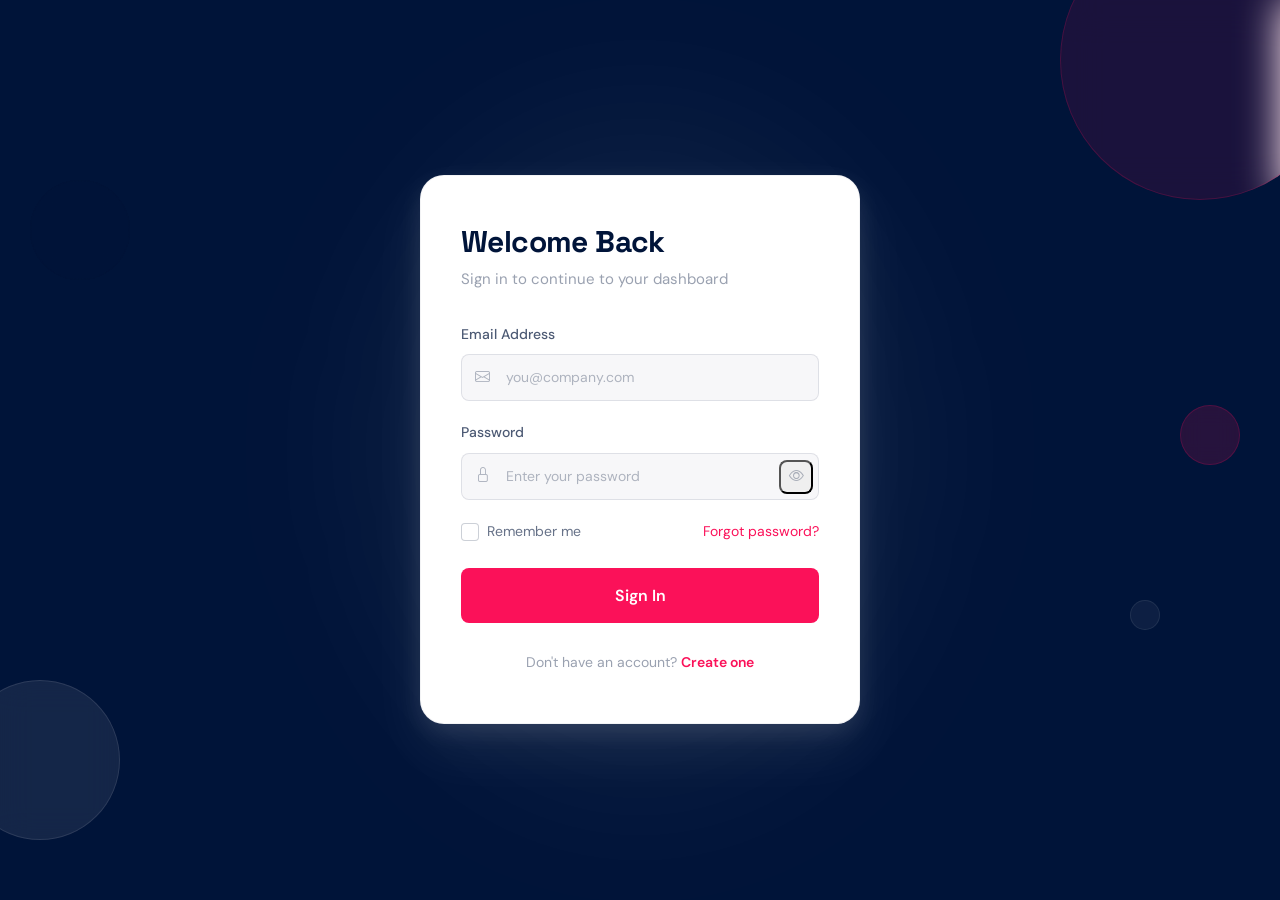
<file: login.html>
<!DOCTYPE html>
<html lang="en">

<head>
    <meta charset="UTF-8">
    <meta name="viewport" content="width=device-width, initial-scale=1.0">
    <meta name="description" content="Sign in to Z AI — The Future of Intelligence">
    <meta name="theme-color" content="#001439">
    <title>Sign In</title>
    <!-- Bootstrap 5 CSS -->
    <link href="https://cdn.jsdelivr.net/npm/bootstrap@5.3.3/dist/css/bootstrap.min.css" rel="stylesheet">

    <!-- Bootstrap Icons -->
    <link rel="stylesheet" href="https://cdn.jsdelivr.net/npm/bootstrap-icons@1.11.3/font/bootstrap-icons.min.css">

    <!-- Google Fonts -->
    <link rel="preconnect" href="https://fonts.googleapis.com">
    <link rel="preconnect" href="https://fonts.gstatic.com" crossorigin>
    <link
        href="https://fonts.googleapis.com/css2?family=DM+Sans:wght@300;400;500;600;700&family=Space+Grotesk:wght@300;400;500;600;700&display=swap"
        rel="stylesheet">

    <!-- Custom CSS -->
     <link rel="stylesheet" href="responsive.css">
    <link rel="stylesheet" href="style.css">
</head>

<body>

    <section class="login-section">
        <div class="container-fluid p-0">
            <div class="row g-0 min-vh-100 d-flex justify-content-center">
                
                        <div class="deco-shape deco-shape-1"></div>
                        <div class="deco-shape deco-shape-2"></div>
                        <div class="deco-shape deco-shape-3"></div>
                        <div class="deco-shape deco-shape-4"></div>
                        <div class="deco-shape deco-shape-5"></div>
                <!-- Right Panel -->
                <div class="col-12 col-sm-12 col-md-7 col-lg-7 login-right-panel">
                    <div class="login-right-inner">

                        <!-- Mobile Logo -->
                        <div class="mobile-logo d-lg-none">
                            <span class="logo-z">Z</span>
                            <span class="logo-ai">AI</span>
                        </div>

                        <!-- Login Card -->
                        <div class="login-card">
                            <div class="login-card-header">
                                <h2>Welcome Back</h2>
                                <p>Sign in to continue to your dashboard</p>
                            </div>

                            <form id="loginForm" novalidate>

                                <!-- Email Field -->
                                <div class="login-form-group" data-animate="1">
                                    <label for="email">Email Address</label>
                                    <div class="input-wrapper">
                                        <i class="bi bi-envelope input-icon"></i>
                                        <input type="email" id="email" class="form-control"
                                            placeholder="you@company.com" autocomplete="email" required>
                                    </div>
                                    <div class="field-error" id="emailError"></div>
                                </div>

                                <!-- Password Field -->
                                <div class="login-form-group" data-animate="2">
                                    <label for="password">Password</label>
                                    <div class="input-wrapper">
                                        <i class="bi bi-lock input-icon"></i>
                                        <input type="password" id="password" class="form-control"
                                            placeholder="Enter your password" autocomplete="current-password" required>
                                        <button type="button" class="password-toggle" id="passwordToggle"
                                            aria-label="Toggle password visibility">
                                            <i class="bi bi-eye"></i>
                                        </button>
                                    </div>
                                    <div class="field-error" id="passwordError"></div>
                                </div>

                                <!-- Remember Me & Forgot Password -->
                                <div class="form-options" data-animate="3">
                                    <div class="form-check">
                                        <input type="checkbox" class="form-check-input" id="rememberMe">
                                        <label class="form-check-label" for="rememberMe">Remember me</label>
                                    </div>
                                    <a href="#" class="forgot-link">Forgot password?</a>
                                </div>

                                <!-- Login Button -->
                                <div data-animate="4">
                                    <button type="submit" class="btn-login" id="loginBtn">
                                        <span class="btn-text">Sign In</span>
                                        <span class="btn-loader">
                                            <span class="spinner-border spinner-border-sm" role="status"
                                                aria-hidden="true"></span>
                                        </span>
                                    </button>
                                </div>

                            </form>

                            <!-- Create Account -->
                            <p class="create-account" data-animate="7">
                                Don't have an account? <a href="register.html">Create one</a>
                            </p>

                        </div>
                    </div>
                </div>

            </div>
        </div>
    </section>

    <!-- Bootstrap 5 JS -->
    <script src="https://cdn.jsdelivr.net/npm/bootstrap@5.3.3/dist/js/bootstrap.bundle.min.js"></script>

    <!-- Custom JS -->
    <script src="main.js"></script>

</body>

</html>
</file>
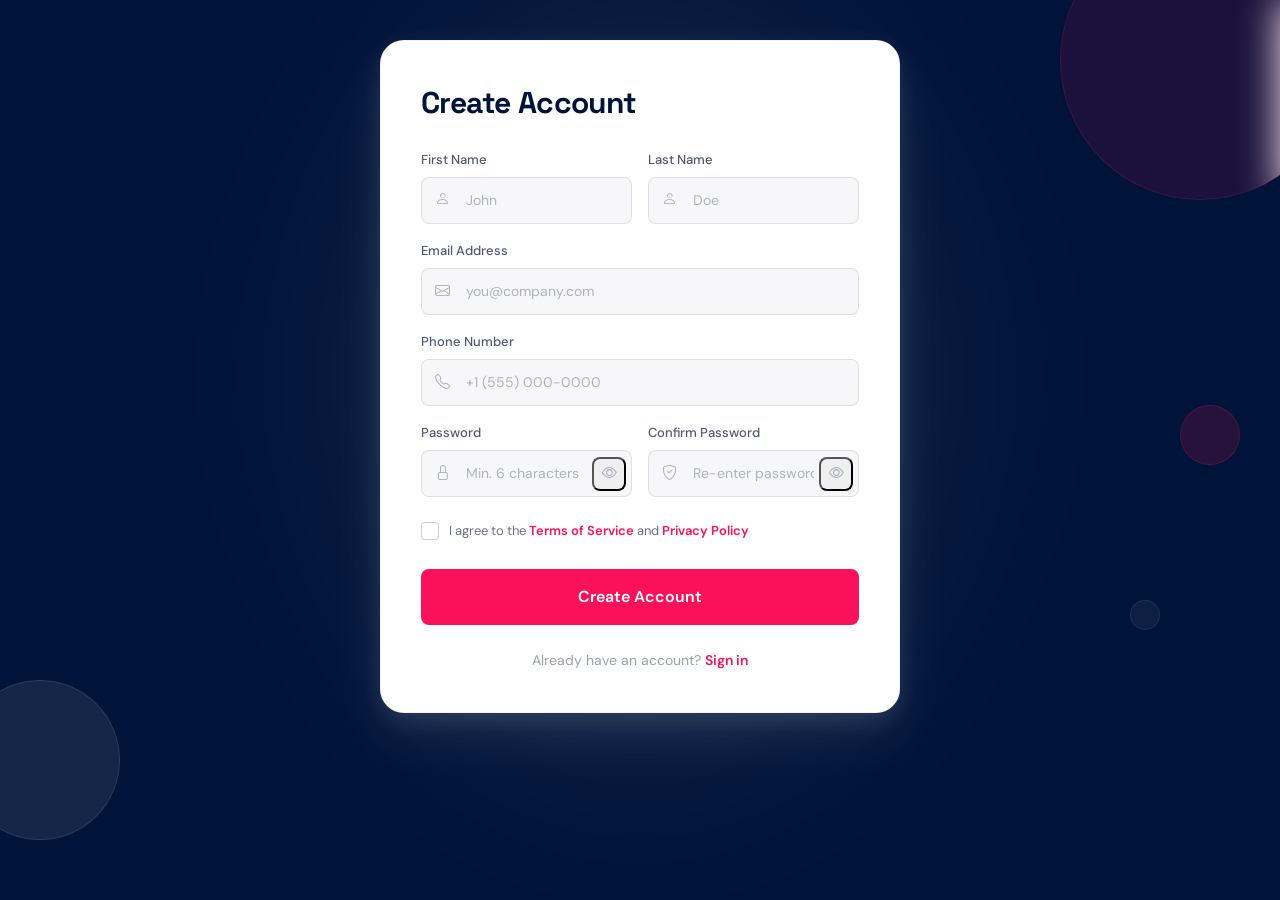
<file: register.html>
<!DOCTYPE html>
<html lang="en">

<head>
    <meta charset="UTF-8">
    <meta name="viewport" content="width=device-width, initial-scale=1.0">
    <meta name="description" content="Create your Z AI account — The Future of Intelligence">
    <meta name="theme-color" content="#001439">
    <title>Sign Up</title>

    <!-- Bootstrap 5 CSS -->
    <link href="https://cdn.jsdelivr.net/npm/bootstrap@5.3.3/dist/css/bootstrap.min.css" rel="stylesheet">

    <!-- Bootstrap Icons -->
    <link rel="stylesheet" href="https://cdn.jsdelivr.net/npm/bootstrap-icons@1.11.3/font/bootstrap-icons.min.css">

    <!-- Google Fonts -->
    <link rel="preconnect" href="https://fonts.googleapis.com">
    <link rel="preconnect" href="https://fonts.gstatic.com" crossorigin>
    <link
        href="https://fonts.googleapis.com/css2?family=DM+Sans:wght@300;400;500;600;700&family=Space+Grotesk:wght@300;400;500;600;700&display=swap"
        rel="stylesheet">

    <!-- Custom CSS -->
     <link rel="stylesheet" href="style.css">
</head>

<body>

    <section class="register-section">
        <div class="container-fluid p-0">
            <div class="row g-0  d-flex justify-content-center">
                <div class="deco-shape deco-shape-1"></div>
                <div class="deco-shape deco-shape-2"></div>
                <div class="deco-shape deco-shape-3"></div>
                <div class="deco-shape deco-shape-4"></div>
                <div class="deco-shape deco-shape-5"></div>
                <!-- Right Panel -->
                <div class="col-lg-7 register-right-panel">
                    <div class="register-right-inner">
                        <!-- Registration Card -->
                        <div class="register-card">
                            <div class="register-card-header">
                                <h2>Create Account</h2>
                            </div>
                            <form id="registerForm" novalidate>
                                <!-- Name Row -->
                                <div class="row g-3 mb-3" data-animate="1">
                                    <div class="col-sm-6">
                                        <div class="reg-form-group">
                                            <label for="firstName">First Name</label>
                                            <div class="input-wrapper">
                                                <i class="bi bi-person input-icon"></i>
                                                <input type="text" id="firstName" class="form-control"
                                                    placeholder="John" autocomplete="given-name" required>
                                            </div>
                                            <div class="field-error" id="firstNameError"></div>
                                        </div>
                                    </div>
                                    <div class="col-sm-6">
                                        <div class="reg-form-group">
                                            <label for="lastName">Last Name</label>
                                            <div class="input-wrapper">
                                                <i class="bi bi-person input-icon"></i>
                                                <input type="text" id="lastName" class="form-control" placeholder="Doe"
                                                    autocomplete="family-name" required>
                                            </div>
                                            <div class="field-error" id="lastNameError"></div>
                                        </div>
                                    </div>
                                </div>

                                <!-- Email -->
                                <div class="reg-form-group mb-3" data-animate="2">
                                    <label for="email">Email Address</label>
                                    <div class="input-wrapper">
                                        <i class="bi bi-envelope input-icon"></i>
                                        <input type="email" id="email" class="form-control"
                                            placeholder="you@company.com" autocomplete="email" required>
                                    </div>
                                    <div class="field-error" id="emailError"></div>
                                </div>

                                <!-- Phone -->
                                <div class="reg-form-group mb-3" data-animate="3">
                                    <label for="phone">Phone Number</label>
                                    <div class="input-wrapper">
                                        <i class="bi bi-telephone input-icon"></i>
                                        <input type="tel" id="phone" class="form-control"
                                            placeholder="+1 (555) 000-0000" autocomplete="tel" inputmode="tel" required>
                                    </div>
                                    <div class="field-error" id="phoneError"></div>
                                </div>

                                <!-- Password Row -->
                                <div class="row g-3 mb-0" data-animate="4">
                                    <div class="col-sm-6">
                                        <div class="reg-form-group">
                                            <label for="password">Password</label>
                                            <div class="input-wrapper">
                                                <i class="bi bi-lock input-icon"></i>
                                                <input type="password" id="password" class="form-control"
                                                    placeholder="Min. 6 characters" autocomplete="new-password"
                                                    required>
                                                <button type="button" class="password-toggle" data-target="password"
                                                    aria-label="Toggle password visibility">
                                                    <i class="bi bi-eye"></i>
                                                </button>
                                            </div>
                                            <div class="field-error" id="passwordError"></div>
                                        </div>
                                    </div>
                                    <div class="col-sm-6">
                                        <div class="reg-form-group">
                                            <label for="confirmPassword">Confirm Password</label>
                                            <div class="input-wrapper">
                                                <i class="bi bi-shield-check input-icon"></i>
                                                <input type="password" id="confirmPassword" class="form-control"
                                                    placeholder="Re-enter password" autocomplete="new-password"
                                                    required>
                                                <button type="button" class="password-toggle"
                                                    data-target="confirmPassword"
                                                    aria-label="Toggle confirm password visibility">
                                                    <i class="bi bi-eye"></i>
                                                </button>
                                            </div>
                                            <div class="field-error" id="confirmPasswordError"></div>
                                        </div>
                                    </div>
                                </div>

                                <!-- Password Strength -->
                                <div class="password-strength" id="passwordStrength">
                                    <div class="strength-inner">
                                        <div class="strength-bars">
                                            <span class="strength-bar"></span>
                                            <span class="strength-bar"></span>
                                            <span class="strength-bar"></span>
                                            <span class="strength-bar"></span>
                                        </div>
                                        <span class="strength-text" id="strengthText"></span>
                                    </div>
                                </div>

                                <!-- Terms -->
                                <div class="form-terms mb-4 mt-4" data-animate="5">
                                    <div class="form-check">
                                        <input type="checkbox" class="form-check-input" id="termsCheck">
                                        <label class="form-check-label" for="termsCheck">I agree to the <a
                                                href="#">Terms of Service</a> and <a href="#">Privacy Policy</a></label>
                                    </div>
                                    <div class="field-error" id="termsError"></div>
                                </div>

                                <!-- Submit Button -->
                                <div data-animate="6">
                                    <button type="submit" class="btn-register" id="registerBtn">
                                        <span class="btn-text">Create Account</span>
                                        <span class="btn-loader">
                                            <span class="spinner-border spinner-border-sm" role="status"
                                                aria-hidden="true"></span>
                                        </span>
                                    </button>
                                </div>

                            </form>

                           

                            <!-- Login Link -->
                            <p class="login-link" data-animate="9">
                                Already have an account? <a href="login.html">Sign in</a>
                            </p>

                        </div>
                    </div>
                </div>

            </div>
        </div>
    </section>

    <!-- Bootstrap 5 JS -->
    <script src="https://cdn.jsdelivr.net/npm/bootstrap@5.3.3/dist/js/bootstrap.bundle.min.js"></script>

    <!-- Custom JS -->
    <script>
        
    </script>

</body>

</html>
</file>
<file: responsive.css>
/*===========================
   RESPONSIVE - 1400px
=========================== */
@media (max-width: 1399.98px) {
    .hero-image-wrapper {
        width: 500px;
        height: 360px;
    }

    .form-side-panel {
        padding: 52px 40px;
    }

    .form-main-panel {
        padding: 52px 40px;
    }

    .course-grid {
        gap: 20px;
    }
    .login-card {
        padding: 52px 44px;
    }

    .login-card-header h2 {
        font-size: 32px;
    }
    .register-right-inner {
        max-width: 540px;
    }

    .register-card {
        padding: 48px 44px 44px;
    }

    .register-card-header h2 {
        font-size: 32px;
    }

    .register-card::before {
        left: 44px;
        right: 44px;
    }

    .form-control {
        padding: 13px 16px 13px 48px;
        font-size: 15px;
    }

    .input-icon {
        left: 16px;
        font-size: 16px;
    }

    .reg-form-group label {
        font-size: 14px;
        margin-bottom: 8px;
    }
    .tab-content {
        padding: 28px;
    }
}

/* ===========================
   RESPONSIVE - 1200px
=========================== */
@media (max-width: 1199.98px) {
    .hero-visual {
        height: 420px;
    }

    .hero-image-wrapper {
        width: 260px;
        height: 340px;
    }

    .cta-card {
        padding: 48px;
    }

    .form-side-panel {
        padding: 44px 32px;
    }

    .form-main-panel {
        padding: 44px 32px;
    }

    .course-grid {
        gap: 20px;
    }

    .course-card-title {
        font-size: 15px;
    }

    .course-card-body {
        padding: 18px;
    }

    .course-card-price {
        font-size: 18px;
    }
    .hero-desc {
        font-size: 15px;
    }

    .purchase-price {
        font-size: 38px;
    }
}

/* ===========================
   RESPONSIVE - 992px
=========================== */
@media (max-width: 991.98px) {
    :root {
        --section-padding: 80px 0;
    }

    .hero-section {
        padding: 140px 0 140px;
        min-height: auto;
    }

    .hero-title {
        font-size: clamp(28px, 5vw, 44px);
    }

    .hero-btns {
        flex-direction: column;
    }

    .hero-btns .btn {
        width: fit-content;
    }

    .testimonial-card {
        padding: 36px 28px;
    }

    .cta-card {
        padding: 40px 32px;
        text-align: center;
    }

    .cta-section .col-lg-5 {
        text-align: center !important;
    }

    .hero-contact {
        padding: 160px 0 80px;
    }

    .contact-form-section {
        padding: 40px 0 var(--section-padding);
    }

    .contact-form-wrapper .row {
        flex-direction: column;
    }

    .form-side-panel {
        padding: 44px 32px;
        min-height: auto;
    }

    .form-side-features {
        flex-direction: row;
        flex-wrap: wrap;
        gap: 12px;
    }

    .form-side-feature {
        width: calc(50% - 6px);
    }

    .form-main-panel {
        padding: 44px 32px;
    }

    .hero-courses {
        padding: 160px 0 80px;
    }

    .courses-content-section {
        padding: 36px 0 var(--section-padding);
    }

    .filter-sidebar {
        display: none;
    }

    .filter-toggle-btn {
        display: inline-flex;
    }

    .course-grid {
        grid-template-columns: repeat(2, 1fr);
        gap: 20px;
    }

    .sort-select {
        min-width: 150px;
    }
    .login-right-panel {
        padding: 48px 40px;
    }
    .register-right-panel {
        padding: 40px 32px;
    }

    .register-card::before {
        left: 40px;
        right: 40px;
    }
    .hero-detail {
        padding: 160px 0 70px;
    }

    .course-main-section {
        padding: 32px 0 var(--section-padding);
    }

    .purchase-sidebar {
        position: static;
        margin-top: 8px;
    }

    .purchase-card {
        padding: 28px 24px;
    }

    .tab-content {
        padding: 24px;
    }
}

/* ===========================
   RESPONSIVE - 768px
=========================== */
@media (max-width: 767.98px) {
    :root {
        --section-padding: 64px 0;
    }

    .hero-section {
        padding: 120px 0 130px;
    }

    .hero-desc {
        font-size: 15px;
    }

    .stat-item:not(:last-child)::after {
        display: none;
    }

    .stat-item {
        margin-bottom: 16px;
    }

    .stat-item:last-child {
        margin-bottom: 0;
    }

    .hero-stats-bar {
        padding: 24px 0;
    }

    .section-title {
        font-size: clamp(24px, 5vw, 32px);
    }

    .testimonial-card {
        padding: 32px 20px;
    }

    .testimonial-text {
        font-size: 15px;
    }

    .newsletter-input-wrap {
        flex-direction: column;
        border-radius: var(--radius-md);
        padding: 8px;
        gap: 8px;
    }

    .newsletter-input {
        padding: 12px 16px;
        text-align: center;
    }

    .newsletter-form .btn-accent {
        width: 100%;
        justify-content: center;
        border-radius: var(--radius-full);
    }

    .footer-legal {
        justify-content: center;
        margin-top: 12px;
    }

    .cta-card {
        padding: 32px 20px;
    }

    .hero-contact {
        padding: 140px 0 70px;
    }

    .hero-desc {
        font-size: 16px;
    }

    .hero-bottom-edge {
        height: 40px;
    }



    .form-side-panel {
        padding: 36px 24px;
    }

    .form-side-features {
        flex-direction: column;
        gap: 14px;
    }

    .form-side-feature {
        width: 100%;
    }

    .form-main-panel {
        padding: 36px 24px;
    }

    .newsletter-input-wrap {
        flex-direction: column;
        border-radius: var(--radius-md);
        padding: 8px;
        gap: 8px;
    }

    .newsletter-input {
        padding: 12px 16px;
        text-align: center;
    }

    .newsletter-form .btn-accent {
        width: 100%;
        justify-content: center;
        border-radius: var(--radius-full);
    }

    .footer-legal {
        justify-content: center;
        margin-top: 12px;
    }


    .hero-courses {
        padding: 140px 0 70px;
    }

    .hero-desc {
        font-size: 16px;
    }

    .hero-bottom-edge {
        height: 40px;
    }

    .courses-content-section {
        padding: 28px 0 var(--section-padding);
    }

    .course-toolbar {
        flex-direction: column;
        gap: 12px;
        align-items: stretch;
        padding: 14px 16px;
    }

    .toolbar-left {
        justify-content: space-between;
    }

    .toolbar-right {
        justify-content: flex-end;
    }

    .sort-select {
        flex: 1;
        min-width: 0;
    }

    .course-grid {
        grid-template-columns: repeat(2, 1fr);
        gap: 16px;
    }

    .course-card-meta {
        flex-direction: column;
        gap: 4px;
    }

    .course-card-footer {
        flex-direction: column;
        align-items: flex-start;
        gap: 10px;
    }

    .btn-card-action {
        width: 100%;
        justify-content: center;
        padding: 9px 16px;
    }

    .newsletter-input-wrap {
        flex-direction: column;
        border-radius: var(--radius-md);
        padding: 8px;
        gap: 8px;
    }

    .newsletter-input {
        padding: 12px 16px;
        text-align: center;
    }

    .newsletter-form .btn-accent {
        width: 100%;
        justify-content: center;
        border-radius: var(--radius-full);
    }

    .footer-legal {
        justify-content: center;
        margin-top: 12px;
    }
    .login-right-panel {
        padding: 48px 40px;
    }

    .login-card {
        padding: 44px 40px;
    }
    .register-right-panel {
        padding: 40px 36px;
    }

    .register-card {
        padding: 40px 36px 36px;
    }

    .register-card::before {
        left: 36px;
        right: 36px;
    }

    .form-control {
        padding: 13px 14px 13px 46px;
        font-size: 15px;
    }
    .hero-detail {
        padding: 140px 0 60px;
    }

    .hero-desc {
        font-size: 14px;
        margin-bottom: 24px;
    }

    .hero-meta {
        gap: 12px;
    }

    .hero-meta-divider {
        display: none;
    }

    .hero-meta-item {
        width: calc(50% - 6px);
    }

    .hero-bottom-edge {
        height: 35px;
    }

    .info-strip {
        padding: 36px 0 0;
    }

    .strip-card {
        padding: 16px 18px;
    }

    .strip-icon {
        width: 40px;
        height: 40px;
    }

    .strip-icon i {
        font-size: 18px;
    }

    .strip-label {
        font-size: 10px;
    }

    .strip-value {
        font-size: 14px;
    }

    .play-glass {
        width: 64px;
        height: 64px;
    }

    .play-glass i {
        font-size: 26px;
    }

    .course-tabs .nav-tabs {
        padding: 0 16px;
    }

    .course-tabs .nav-link {
        padding: 14px 14px;
        font-size: 12px;
    }

    .tab-content {
        padding: 20px 16px;
    }

    .tab-heading {
        font-size: 18px;
    }

    .learn-list li,
    .req-list li {
        font-size: 14px;
    }

    .newsletter-input-wrap {
        flex-direction: column;
        border-radius: var(--radius-md);
        padding: 8px;
        gap: 8px;
    }

    .newsletter-input {
        padding: 12px 16px;
        text-align: center;
    }

    .newsletter-form .btn-accent {
        width: 100%;
        justify-content: center;
        border-radius: var(--radius-full);
    }

    .footer-legal {
        justify-content: center;
        margin-top: 12px;
    }
}

/* ===========================
   RESPONSIVE - 576px
=========================== */
@media (max-width: 575.98px) {
    .hero-section {
        padding: 110px 0 120px;
    }

    .hero-title {
        font-size: 26px;
    }

    .hero-desc {
        font-size: 14px;
        margin-bottom: 28px;
    }

    .btn-accent,
    .btn-outline-white {
        padding: 11px 24px;
        font-size: 13px;
    }

    .btn-accent.btn-lg,
    .btn-outline-white.btn-lg {
        padding: 12px 28px;
        font-size: 14px;
    }

    .stat-number {
        font-size: 28px;
    }

    .stat-label {
        font-size: 11px;
    }

    .course-body {
        padding: 18px;
    }

    .course-footer {
        flex-direction: column;
        align-items: flex-start;
        gap: 12px;
    }

    .btn-add-cart {
        width: 100%;
        justify-content: center;
    }

    .category-card {
        padding: 28px 20px;
    }

    .blog-body {
        padding: 18px;
    }

    .hero-contact {
        padding: 130px 0 60px;
    }

    .hero-title {
        font-size: 32px;
    }

    .hero-desc {
        font-size: 15px;
    }

    .breadcrumb-nav .breadcrumb-item {
        font-size: 11px;
    }

    .btn-accent,
    .btn-submit {
        padding: 14px 28px;
        font-size: 14px;
    }

    .contact-form .form-control {
        padding: 18px 16px 6px;
        font-size: 14px;
        min-height: 54px;
    }

    .contact-form .form-floating-group label {
        left: 16px;
        font-size: 13px;
    }

    .contact-form .form-control:focus~label,
    .contact-form .form-control:not(:placeholder-shown)~label {
        font-size: 10px;
        top: 8px;
    }

    .contact-form textarea.form-control:focus~label,
    .contact-form textarea.form-control:not(:placeholder-shown)~label {
        top: 6px;
    }

    .hero-courses {
        padding: 130px 0 60px;
    }

    .hero-title {
        font-size: 32px;
    }

    .hero-desc {
        font-size: 15px;
    }

    .breadcrumb-nav .breadcrumb-item {
        font-size: 11px;
    }

    .course-grid {
        grid-template-columns: 1fr;
        gap: 20px;
    }

    .course-card-image {
        aspect-ratio: 16 / 9;
    }

    .course-card-title {
        font-size: 17px;
    }

    .course-card-price {
        font-size: 20px;
    }

    .course-pagination .page-item .page-link {
        padding: 8px 14px;
        min-width: 40px;
        height: 40px;
        font-size: 13px;
    }

    .course-pagination .pagination {
        gap: 4px;
    }
    .login-right-panel {
        padding: 40px 32px;
    }

    .login-card {
        padding: 40px 36px;
    }
    .register-right-panel {
        padding: 36px 28px;
    }

    .register-card {
        padding: 36px 32px 32px;
    }

    .register-card::before {
        left: 32px;
        right: 32px;
    }
    .hero-detail {
        padding: 130px 0 55px;
    }

    .hero-title {
        font-size: 28px;
    }

    .hero-badge {
        font-size: 10px;
        padding: 5px 12px;
    }

    .breadcrumb-nav .breadcrumb-item {
        font-size: 10px;
    }

    .breadcrumb-nav .breadcrumb-item + .breadcrumb-item::before {
        margin: 0 6px;
    }

    .hero-meta-item > i {
        font-size: 14px;
    }

    .meta-text {
        font-size: 12px;
    }

    .video-container {
        aspect-ratio: 16 / 10;
    }

    .video-duration-badge {
        font-size: 10px;
        padding: 4px 10px;
        bottom: 10px;
        right: 10px;
    }

    .module-header {
        padding: 14px 16px;
    }

    .module-num {
        width: 30px;
        height: 30px;
        font-size: 12px;
    }

    .module-info h4 {
        font-size: 14px;
    }

    .module-body {
        padding: 4px 16px 12px;
    }

    .lesson-item {
        font-size: 13px;
        padding: 10px 0;
    }

    .social-share {
        gap: 10px;
    }

    .share-btn {
        width: 38px;
        height: 38px;
        font-size: 14px;
    }

    .purchase-price {
        font-size: 36px;
    }

    .btn-purchase-primary {
        padding: 14px 28px;
        font-size: 15px;
    }
}

/* ===========================
   RESPONSIVE - 430px
=========================== */
@media (max-width: 430px) {
    .hero-section {
        padding: 100px 0 110px;
    }

    .hero-title {
        font-size: 24px;
    }

    .section-header {
        margin-bottom: 36px;
    }

    .course-title {
        font-size: 15px;
    }

    .category-name {
        font-size: 16px;
    }

    .blog-title {
        font-size: 15px;
    }

    .hero-contact {
        padding: 120px 0 55px;
    }

    .hero-title {
        font-size: 28px;
    }

    .form-side-panel {
        padding: 32px 20px;
    }

    .form-side-title {
        font-size: 22px;
    }

    .form-side-desc {
        font-size: 14px;
        margin-bottom: 28px;
    }

    .form-main-panel {
        padding: 32px 20px;
    }

    .btn-submit {
        width: 100%;
        justify-content: center;
    }

    .hero-courses {
        padding: 120px 0 55px;
    }

    .hero-title {
        font-size: 28px;
    }

    .course-toolbar {
        padding: 12px 14px;
    }

    .filter-toggle-btn {
        font-size: 12px;
        padding: 7px 12px;
    }

    .course-count {
        font-size: 13px;
    }

    .sort-label {
        display: none;
    }

    .sort-select {
        width: 100%;
    }

    .course-card-body {
        padding: 16px;
    }
    .login-right-panel {
        padding: 32px 24px;
    }

    .login-card {
        padding: 36px 28px;
    }

    .login-card-header h2 {
        font-size: 26px;
    }
    .register-right-panel {
        padding: 28px 20px;
    }

    .register-card {
        padding: 32px 28px 28px;
    }

    .register-card::before {
        left: 28px;
        right: 28px;
    }

    .register-card-header h2 {
        font-size: 26px;
    }
    .hero-detail {
        padding: 120px 0 50px;
    }

    .hero-title {
        font-size: 26px;
    }

    .hero-desc {
        font-size: 13px;
    }

    .hero-meta-item {
        width: 100%;
    }

    .strip-card {
        padding: 14px 16px;
        gap: 12px;
    }

    .strip-icon {
        width: 36px;
        height: 36px;
    }

    .strip-icon i {
        font-size: 16px;
    }

    .strip-value {
        font-size: 13px;
    }

    .tab-content {
        padding: 16px 14px;
    }

    .tab-heading {
        font-size: 17px;
    }

    .purchase-card {
        padding: 24px 20px;
    }

    .purchase-price {
        font-size: 34px;
    }

    .btn-purchase-primary {
        padding: 13px 24px;
        font-size: 14px;
    }

    .btn-purchase-secondary {
        padding: 12px 24px;
        font-size: 13px;
    }
}

/* ===========================
   RESPONSIVE - 375px
=========================== */
@media (max-width: 374.98px) {
    .hero-title {
        font-size: 22px;
    }

    .hero-desc {
        font-size: 13px;
    }

    .brand-text {
        font-size: 18px;
        letter-spacing: 1px;
    }

    .course-price {
        font-size: 20px;
    }

    .category-icon {
        width: 60px;
        height: 60px;
    }

    .category-icon i {
        font-size: 24px;
    }

    .brand-text {
        font-size: 18px;
        letter-spacing: 1px;
    }

    .hero-title {
        font-size: 26px;
    }

    .hero-desc {
        font-size: 14px;
    }

    .feature-check {
        width: 28px;
        height: 28px;
    }

    .feature-check i {
        font-size: 12px;
    }

    .form-side-feature span {
        font-size: 13px;
    }

    .brand-text {
        font-size: 18px;
        letter-spacing: 1px;
    }

    .hero-title {
        font-size: 26px;
    }

    .hero-desc {
        font-size: 14px;
    }

    .course-card-badge {
        font-size: 9px;
        padding: 3px 10px;
    }

    .course-card-title {
        font-size: 16px;
    }

    .footer-social a {
        width: 36px;
        height: 36px;
        font-size: 14px;
    }
    .login-right-panel {
        padding: 24px 16px;
    }

    .login-card {
        padding: 28px 20px;
        border-radius: var(--radius-lg);
    }

    .login-card-header h2 {
        font-size: 24px;
    }
    .register-right-panel {
        padding: 20px 14px;
    }

    .register-card {
        padding: 28px 20px 24px;
        border-radius: var(--radius-lg);
    }

    .register-card::before {
        left: 20px;
        right: 20px;
    }

    .register-card-header h2 {
        font-size: 24px;
    }
    .brand-text {
        font-size: 18px;
        letter-spacing: 1px;
    }

    .hero-title {
        font-size: 24px;
    }

    .hero-badge {
        margin-bottom: 14px;
    }

    .play-glass {
        width: 56px;
        height: 56px;
    }

    .play-glass i {
        font-size: 22px;
    }

    .module-info h4 {
        font-size: 13px;
    }

    .includes-list li {
        font-size: 13px;
    }

    .footer-social a {
        width: 36px;
        height: 36px;
        font-size: 14px;
    }
}

/* ===================================
   RESPONSIVE - 320PX
=================================== */
@media (max-width: 319.98px) {
    .hero-courses {
        padding: 110px 0 50px;
    }

    .hero-title {
        font-size: 24px;
    }

    .hero-desc {
        font-size: 13px;
    }

    .course-card-footer {
        flex-direction: row;
        align-items: center;
    }

    .btn-card-action {
        width: auto;
        padding: 7px 12px;
        font-size: 10px;
    }

    .btn-card-action span {
        display: none;
    }

    .course-card-price {
        font-size: 18px;
    }

    .course-pagination .page-item .page-link {
        min-width: 36px;
        height: 36px;
        font-size: 12px;
        padding: 6px 10px;
    }
    .hero-title {
        font-size: 20px;
    }

    .hero-btns .btn {
        width: 100%;
        justify-content: center;
    }

    .stat-number {
        font-size: 24px;
    }

    .course-meta {
        flex-direction: column;
        gap: 6px;
    }

    .footer-social a {
        width: 36px;
        height: 36px;
        font-size: 14px;
    }

    .hero-contact {
        padding: 110px 0 50px;
    }

    .hero-title {
        font-size: 24px;
    }

    .hero-desc {
        font-size: 13px;
    }

    .form-side-panel {
        padding: 28px 16px;
    }

    .form-main-panel {
        padding: 28px 16px;
    }

    .contact-form .form-control {
        padding: 16px 14px 4px;
        min-height: 50px;
    }

    .contact-form .form-floating-group label {
        left: 14px;
        font-size: 12px;
    }
    .login-right-panel {
        padding: 20px 12px;
    }

    .login-card {
        padding: 24px 16px;
        border-radius: var(--radius-lg);
    }

    .login-card-header h2 {
        font-size: 22px;
    }

    .login-card-header p {
        font-size: 13px;
    }

    .form-control {
        padding: 12px 14px 12px 44px;
        font-size: 14px;
    }

    .input-icon {
        left: 14px;
        font-size: 14px;
    }

    .btn-login {
        padding: 12px 20px;
        font-size: 15px;
    }

    .login-form-group {
        margin-bottom: 16px;
    }

    .form-options {
        margin-bottom: 20px;
    }
    .create-account {
        font-size: 13px;
        margin-top: 24px;
    }

    .mobile-logo {
        font-size: 22px;
        margin-bottom: 24px;
    }

    .login-form-group label {
        font-size: 13px;
        margin-bottom: 6px;
    }

    .form-check-label,
    .forgot-link {
        font-size: 13px;
    }
     .register-right-panel {
        padding: 16px 8px;
    }

    .register-card {
        padding: 24px 16px 20px;
        border-radius: var(--radius-lg);
    }

    .register-card::before {
        left: 16px;
        right: 16px;
    }

    .register-card-header h2 {
        font-size: 22px;
    }

    .register-card-header p {
        font-size: 13px;
    }

    .register-card-header {
        margin-bottom: 20px;
    }

    .reg-form-group label {
        font-size: 12px;
        margin-bottom: 4px;
    }

    .form-control {
        padding: 10px 12px 10px 38px;
        font-size: 13px;
    }

    .input-icon {
        left: 12px;
        font-size: 13px;
    }

    .password-toggle {
        width: 30px;
        height: 30px;
        right: 4px;
        font-size: 13px;
    }

    .input-wrapper:has(.password-toggle) .form-control {
        padding-right: 38px;
    }


    .field-error {
        font-size: 11px;
        margin-top: 3px;
    }

    .strength-bar {
        width: 28px;
        height: 3px;
    }

    .strength-text {
        font-size: 11px;
    }

    .form-terms .form-check-label {
        font-size: 12px;
    }

    .login-link {
        font-size: 13px;
        margin-top: 20px;
    }

    .mobile-logo {
        font-size: 22px;
        margin-bottom: 20px;
    }
     .hero-detail {
        padding: 110px 0 45px;
    }

    .hero-title {
        font-size: 22px;
    }

    .hero-desc {
        font-size: 12px;
    }

    .strip-card {
        flex-direction: column;
        align-items: flex-start;
        gap: 8px;
        padding: 14px;
    }

    .strip-icon {
        width: 32px;
        height: 32px;
    }

    .strip-icon i {
        font-size: 14px;
    }

    .purchase-price {
        font-size: 30px;
    }

    .btn-purchase-primary {
        padding: 12px 20px;
        font-size: 13px;
        gap: 8px;
    }

    .btn-purchase-secondary {
        padding: 11px 20px;
        font-size: 12px;
    }

    .purchase-guarantee {
        flex-direction: column;
        text-align: center;
        gap: 6px;
    }

    .share-label {
        width: 100%;
        margin-bottom: 4px;
    }

    .share-btn {
        width: 34px;
        height: 34px;
        font-size: 13px;
    }

    .tab-heading {
        font-size: 16px;
    }

    .learn-list li,
    .req-list li {
        font-size: 13px;
        gap: 10px;
    }

    .learn-list li i {
        font-size: 15px;
    }
    
}
</file>
<file: style.css>
/* ===========================
   CSS CUSTOM PROPERTIES
=========================== */
:root {
    --primary: #001439;
    --accent: #fb1159;
    --white: #ffffff;

    /* Primary opacity variations */
    --primary-95: rgba(0, 20, 57, 0.95);
    --primary-90: rgba(0, 20, 57, 0.9);
    --primary-80: rgba(0, 20, 57, 0.8);
    --primary-70: rgba(0, 20, 57, 0.7);
    --primary-60: rgba(0, 20, 57, 0.6);
    --primary-50: rgba(0, 20, 57, 0.5);
    --primary-40: rgba(0, 20, 57, 0.4);
    --primary-30: rgba(0, 20, 57, 0.3);
    --primary-20: rgba(0, 20, 57, 0.2);
    --primary-15: rgba(0, 20, 57, 0.15);
    --primary-10: rgba(0, 20, 57, 0.1);
    --primary-08: rgba(0, 20, 57, 0.08);
    --primary-05: rgba(0, 20, 57, 0.05);
    --primary-03: rgba(0, 20, 57, 0.03);

    /* Accent opacity variations */
    --accent-90: rgba(251, 17, 89, 0.9);
    --accent-80: rgba(251, 17, 89, 0.8);
    --accent-70: rgba(251, 17, 89, 0.7);
    --accent-60: rgba(251, 17, 89, 0.6);
    --accent-50: rgba(251, 17, 89, 0.5);
    --accent-40: rgba(251, 17, 89, 0.4);
    --accent-30: rgba(251, 17, 89, 0.3);
    --accent-20: rgba(251, 17, 89, 0.2);
    --accent-15: rgba(251, 17, 89, 0.15);
    --accent-10: rgba(251, 17, 89, 0.1);
    --accent-08: rgba(251, 17, 89, 0.08);
    --accent-05: rgba(251, 17, 89, 0.05);

    /* White opacity variations */
    --white-60: rgba(255, 255, 255, 0.6);
    --white-20: rgba(255, 255, 255, 0.2);
    --white-15: rgba(255, 255, 255, 0.15);
    --white-10: rgba(255, 255, 255, 0.1);
    --white-08: rgba(255, 255, 255, 0.08);
    --white-05: rgba(255, 255, 255, 0.05);

    /* Shadows */
    --shadow-sm: 0 2px 8px rgba(0, 20, 57, 0.06);
    --shadow-md: 0 4px 24px rgba(0, 20, 57, 0.08);
    --shadow-lg: 0 8px 40px rgba(0, 20, 57, 0.12);
    --shadow-xl: 0 16px 64px rgba(0, 20, 57, 0.16);

    /* Typography */
    --font-heading: 'Space Grotesk', sans-serif;
    --font-body: 'DM Sans', sans-serif;

    /* Spacing */
    --section-padding: 100px 0;

    /* Borders */
    --border-light: 1px solid rgba(0, 20, 57, 0.1);
    --border-dark: 1px solid rgba(255, 255, 255, 0.1);

    /* Transitions */
    --transition: all 0.3s ease;
    --transition-slow: all 0.5s cubic-bezier(0.4, 0, 0.2, 1);

    /* Border radius */
    --radius-sm: 8px;
    --radius-md: 12px;
    --radius-lg: 16px;
    --radius-xl: 24px;
    --radius-full: 50px;
}

/* ===========================
   GLOBAL STYLES
=========================== */
*,
*::before,
*::after {
    margin: 0;
    padding: 0;
    box-sizing: border-box;
}

html {
    scroll-behavior: smooth;
    scroll-padding-top: 80px;
}


body {
    font-family: var(--font-body);
    font-weight: 400;
    color: var(--primary);
    background-color: var(--white);
    line-height: 1.7;
    overflow-x: hidden;
    -webkit-font-smoothing: antialiased;
    -moz-osx-font-smoothing: grayscale;
    overflow-x: hidden;
}

h1,
h2,
h3,
h4,
h5,
h6 {
    font-family: var(--font-heading);
    font-weight: 600;
    line-height: 1.2;
    color: var(--primary);
}

a {
    text-decoration: none;
    color: inherit;
    transition: var(--transition);
}

img {
    max-width: 100%;
    height: auto;
    display: block;
}

/* Reveal animations */
.reveal-up {
    opacity: 0;
    transform: translateY(40px);
    transition: opacity 0.7s ease, transform 0.7s ease;
}

.reveal-up.revealed {
    opacity: 1;
    transform: translateY(0);
}

/* Section shared styles */
.section-header {
    margin-bottom: 48px;
}

.section-title {
    font-size: clamp(28px, 4vw, 42px);
    font-weight: 700;
    margin-bottom: 12px;
    position: relative;
}

.section-subtitle {
    font-size: 16px;
    color: var(--primary-60);
    max-width: 560px;
    line-height: 1.7;
    white-space: nowrap;
}

.text-white-60 {
    color: var(--white-60) !important;
}

/* Shared buttons */
.btn-accent {
    background-color: var(--accent);
    color: var(--white);
    border: 2px solid var(--accent);
    border-radius: var(--radius-full);
    padding: 12px 32px;
    font-family: var(--font-heading);
    font-weight: 600;
    font-size: 15px;
    letter-spacing: 0.3px;
    transition: var(--transition);
    display: inline-flex;
    align-items: center;
    gap: 8px;
}

.btn-accent:hover {
    background-color: var(--primary);
    border-color: var(--primary);
    color: var(--white);
    transform: translateY(-2px);
    box-shadow: 0 8px 24px rgba(0, 20, 57, 0.25);

}

.btn-outline-white {
    background-color: transparent;
    color: var(--white);
    border: 2px solid var(--white-20);
    border-radius: var(--radius-full);
    padding: 12px 32px;
    font-family: var(--font-heading);
    font-weight: 600;
    font-size: 15px;
    letter-spacing: 0.3px;
    transition: var(--transition);
}

.btn-outline-white:hover {
    background-color: var(--white);
    color: var(--primary);
    border-color: var(--white);
    transform: translateY(-2px);
}

.view-all-link {
    background-color: var(--accent);
    color: var(--white);
    border: 2px solid var(--accent);
    border-radius: var(--radius-full);
    padding: 12px 32px;
    font-family: var(--font-heading);
    font-weight: 600;
    font-size: 15px;
    letter-spacing: 0.3px;
    transition: var(--transition);
    display: inline-flex;
    align-items: center;
    gap: 5px;
}

.view-all-link:hover {
    gap: 12px;
    color: var(--white);
    background: var(--primary);
    border: var(--primary);
}

/* ===========================
   HEADER
=========================== */
.site-header {
    position: fixed;
    top: 0;
    left: 0;
    width: 100%;
    z-index: 1050;
    transition: var(--transition);
    padding: 20px 0;
}

.site-header.scrolled {
    background-color: var(--white);
    backdrop-filter: blur(20px);
    -webkit-backdrop-filter: blur(20px);
    padding: 12px 0;
    box-shadow: 0 4px 30px rgba(0, 20, 57, 0.3);
}

.site-header.scrolled .nav-link {
    color: var(--primary) !important;
}

.site-header.scrolled .nav-link:hover {
    color: var(--accent) !important;
}

.site-header .navbar {
    padding: 0;
}

.brand-text {
    font-family: var(--font-heading);
    font-weight: 700;
    font-size: 22px;
    color: var(--white);
    letter-spacing: 1.5px;
    text-transform: uppercase;
}

.navbar-nav .nav-link {
    font-family: var(--font-heading);
    font-weight: 500;
    font-size: 14px;
    color: var(--white-60);
    padding: 8px 15px !important;
    letter-spacing: 0.5px;
    text-transform: uppercase;
    position: relative;
    transition: var(--transition);
}

.navbar-nav .nav-link::after {
    content: '';
    position: absolute;
    bottom: 2px;
    left: 18px;
    right: 18px;
    height: 2px;
    background-color: var(--accent);
    transform: scaleX(0);
    transform-origin: right;
    transition: transform 0.3s ease;
}

.navbar-nav .nav-link:hover,
.navbar-nav .nav-link.active {
    color: var(--white);
}

.navbar-nav .nav-link:hover::after,
.navbar-nav .nav-link.active::after {
    transform: scaleX(1);
    transform-origin: left;
}

.navbar .btn-accent {
    padding: 10px 28px;
    font-size: 13px;
    letter-spacing: 0.8px;
    text-transform: uppercase;
}

.navbar .btn-accent:hover {
    background-color: var(--white);
    color: var(--primary);
    border-color: var(--white);
}

/* Custom toggler */
.navbar-toggler {
    border: none;
    padding: 8px;
    display: flex;
    flex-direction: column;
    gap: 5px;
    background: transparent;
}

.navbar-toggler:focus {
    box-shadow: none;
}




/* ===========================
   HERO SECTION
=========================== */
.hero-section {
    position: relative;
    /* min-height: 100vh; */
    display: flex;
    align-items: center;
    background-color: var(--primary);
    padding: 160px 0px;
    overflow: hidden;
}

.hero-bg-shapes {
    position: absolute;
    inset: 0;
    pointer-events: none;
    overflow: hidden;
}

.hero-shape {
    position: absolute;
    border-radius: 50%;
}

.hero-shape-1 {
    width: 600px;
    height: 600px;
    background: radial-gradient(circle, var(--accent-10) 0%, transparent 70%);
    top: -200px;
    right: -100px;
    animation: heroFloat 8s ease-in-out infinite;
}

.hero-shape-2 {
    width: 400px;
    height: 400px;
    background: radial-gradient(circle, var(--accent-08) 0%, transparent 70%);
    bottom: -100px;
    left: -100px;
    animation: heroFloat 10s ease-in-out infinite reverse;
}

.hero-shape-3 {
    width: 200px;
    height: 200px;
    border: 1px solid var(--white-08);
    top: 20%;
    right: 15%;
    animation: heroFloat 12s ease-in-out infinite;
}

.hero-shape-4 {
    width: 100px;
    height: 100px;
    border: 1px solid var(--accent-15);
    bottom: 30%;
    left: 10%;
    animation: heroFloat 9s ease-in-out infinite reverse;
}

.hero-shape-5 {
    width: 60px;
    height: 60px;
    background-color: var(--accent-10);
    top: 40%;
    left: 40%;
    animation: heroFloat 7s ease-in-out infinite;
}

@keyframes heroFloat {

    0%,
    100% {
        transform: translateY(0) rotate(0deg);
    }

    50% {
        transform: translateY(-30px) rotate(5deg);
    }
}

.hero-content {
    position: relative;
    z-index: 2;
}

.hero-title {
    font-size: clamp(32px, 5vw, 58px);
    font-weight: 700;
    color: var(--white);
    line-height: 1.1;
    letter-spacing: -0.5px;
    margin-bottom: 24px;
}

.hero-desc {
    font-size: 17px;
    color: var(--white-60);
    max-width: 540px;
    line-height: 1.8;
    margin-bottom: 36px;
}

.hero-btns {
    display: flex;
    flex-wrap: wrap;
    gap: 16px;
}

/* Hero visual (right side) */
.hero-visual {
    position: relative;
    z-index: 2;
    height: 480px;
}

.hero-image-wrapper {
    position: absolute;
    top: 50%;
    left: 50%;
    transform: translate(-50%, -50%);
    width: 500px;
    height: 400px;
    border-radius: var(--radius-xl);
    overflow: hidden;
    box-shadow: var(--shadow-xl);
    border: 2px solid var(--white-10);
}

.hero-image {
    width: 100%;
    height: 100%;
    object-fit: cover;
}

.hero-card {
    position: absolute;
    background-color: var(--white);
    border-radius: var(--radius-md);
    padding: 16px 20px;
    display: flex;
    align-items: center;
    gap: 14px;
    box-shadow: var(--shadow-lg);
    z-index: 3;
    animation: heroCardFloat 6s ease-in-out infinite;
}

.hero-card i {
    font-size: 28px;
    color: var(--accent);
}

.hero-card strong {
    display: block;
    font-family: var(--font-heading);
    font-size: 22px;
    font-weight: 700;
    color: var(--primary);
    line-height: 1.2;
}

.hero-card span {
    font-size: 13px;
    color: var(--primary-60);
    font-weight: 500;
}

.hero-card-1 {
    top: 20px;
    right: 0;
    animation-delay: 0s;
}

.hero-card-2 {
    bottom: 40px;
    left: 0;
    animation-delay: 2s;
}

.hero-card-3 {
    bottom: 160px;
    right: -20px;
    animation-delay: 4s;
}

@keyframes heroCardFloat {

    0%,
    100% {
        transform: translateY(0);
    }

    50% {
        transform: translateY(-10px);
    }
}

/* Hero stats bar */
.hero-stats-bar {
    position: absolute;
    bottom: 0;
    left: 0;
    width: 100%;
    background-color: var(--white-05);
    backdrop-filter: blur(10px);
    -webkit-backdrop-filter: blur(10px);
    border-top: var(--border-dark);
    padding: 28px 0;
    z-index: 2;
}

.stat-item {
    text-align: center;
    position: relative;
}

.stat-item:not(:last-child)::after {
    content: '';
    position: absolute;
    right: 0;
    top: 50%;
    transform: translateY(-50%);
    width: 1px;
    height: 40px;
    background-color: var(--white-10);
}

.stat-number {
    font-family: var(--font-heading);
    font-size: clamp(28px, 3.5vw, 40px);
    font-weight: 700;
    color: var(--accent);
    line-height: 1.2;
}

.stat-plus {
    font-family: var(--font-heading);
    font-size: clamp(24px, 3vw, 34px);
    font-weight: 700;
    color: var(--accent);
}

.stat-label {
    display: block;
    font-size: 13px;
    color: var(--white-60);
    font-weight: 500;
    letter-spacing: 0.5px;
    text-transform: uppercase;
    margin-top: 4px;
}

/* ===========================
   TOP ONLINE COURSES
=========================== */
.courses-section {
    padding: var(--section-padding);
    background-color: var(--white);
}

/* ===========================
   COURSE CARD
=========================== */
.course-card {
    background-color: var(--white);
    border-radius: var(--radius-lg);
    overflow: hidden;
    border: var(--border-light);
    transition: var(--transition-slow);
    height: 100%;
    display: flex;
    flex-direction: column;
}

.course-card:hover {
    transform: translateY(-8px);
    box-shadow: var(--shadow-xl);
    border-color: var(--accent-20);
}

.course-image {
    position: relative;
    overflow: hidden;
    aspect-ratio: 16 / 10;
}

.course-image img {
    width: 100%;
    height: 100%;
    object-fit: cover;
    transition: transform 0.6s ease;
}

.course-card:hover .course-image img {
    transform: scale(1.08);
}

.course-badge {
    position: absolute;
    top: 14px;
    left: 14px;
    background-color: var(--accent);
    color: var(--white);
    font-family: var(--font-heading);
    font-size: 11px;
    font-weight: 600;
    letter-spacing: 0.8px;
    text-transform: uppercase;
    padding: 5px 14px;
    border-radius: var(--radius-full);
}

.course-body {
    padding: 22px;
    flex: 1;
    display: flex;
    flex-direction: column;
}

.course-meta {
    display: flex;
    gap: 16px;
    margin-bottom: 10px;
}

.course-meta span {
    font-size: 12px;
    color: var(--primary-60);
    display: flex;
    align-items: center;
    gap: 5px;
}

.course-meta i {
    color: var(--accent);
    font-size: 13px;
}

.course-title {
    font-size: 17px;
    font-weight: 600;
    margin-bottom: 12px;
    line-height: 1.4;
    color: var(--primary);
    display: -webkit-box;
    -webkit-box-orient: vertical;
    overflow: hidden;
}

.course-rating {
    display: flex;
    align-items: center;
    gap: 8px;
    margin-bottom: 18px;
}

.stars {
    display: flex;
    gap: 2px;
}

.stars i {
    font-size: 13px;
    color: var(--accent);
}

.stars .bi-star {
    color: var(--primary-15);
}

.rating-text {
    font-size: 13px;
    color: var(--primary-60);
    font-weight: 500;
}

.course-footer {
    margin-top: auto;
    display: flex;
    align-items: center;
    justify-content: space-between;
    padding-top: 16px;
    border-top: var(--border-light);
}

.course-price {
    font-family: var(--font-heading);
    font-size: 22px;
    font-weight: 700;
    color: var(--primary);
}

.btn-add-cart {
    background-color: var(--primary-05);
    color: var(--primary);
    border: 1px solid var(--primary-10);
    border-radius: var(--radius-full);
    padding: 8px 20px;
    font-family: var(--font-heading);
    font-size: 12px;
    font-weight: 600;
    letter-spacing: 0.3px;
    transition: var(--transition);
    display: inline-flex;
    align-items: center;
    gap: 6px;
}

.btn-add-cart:hover {
    background-color: var(--accent);
    color: var(--white);
    border-color: var(--accent);
    transform: translateY(-1px);
}

.btn-add-cart i {
    font-size: 14px;
}

/* ===========================
   CATEGORY SECTION
=========================== */
.category-section {
    padding: var(--section-padding);
    background-color: var(--primary);
    position: relative;
    overflow: hidden;
}

.category-section::before {
    content: '';
    position: absolute;
    top: -300px;
    right: -200px;
    width: 600px;
    height: 600px;
    background: radial-gradient(circle, var(--accent-08) 0%, transparent 70%);
    border-radius: 50%;
    pointer-events: none;
}

.category-card {
    background-color: var(--white-05);
    border: var(--border-dark);
    border-radius: var(--radius-lg);
    padding: 36px 28px;
    text-align: center;
    transition: var(--transition);
    height: 100%;
    position: relative;
    overflow: hidden;
}

.category-card::before {
    content: '';
    position: absolute;
    inset: 0;
    background: linear-gradient(135deg, var(--accent-05) 0%, transparent 50%);
    opacity: 0;
    transition: var(--transition);
}

.category-card:hover {
    border-color: var(--accent-40);
    transform: translateY(-6px);
    box-shadow: 0 12px 40px rgba(251, 17, 89, 0.1);
}

.category-card:hover::before {
    opacity: 1;
}

.category-icon {
    width: 72px;
    height: 72px;
    border-radius: 50%;
    background-color: var(--accent-10);
    display: flex;
    align-items: center;
    justify-content: center;
    margin: 0 auto 20px;
    transition: var(--transition);
    position: relative;
    z-index: 1;
}

.category-icon i {
    font-size: 30px;
    color: var(--accent);
    transition: var(--transition);
}

.category-card:hover .category-icon {
    background-color: var(--accent);
    box-shadow: 0 8px 24px var(--accent-40);
}

.category-card:hover .category-icon i {
    color: var(--white);
}

.category-name {
    font-size: 18px;
    font-weight: 600;
    color: var(--white);
    margin-bottom: 8px;
    position: relative;
    z-index: 1;
}

.category-count {
    font-size: 14px;
    color: var(--white-60);
    display: block;
    margin-bottom: 18px;
    position: relative;
    z-index: 1;
}

.category-link {
    font-family: var(--font-heading);
    font-size: 13px;
    font-weight: 600;
    color: var(--accent);
    display: inline-flex;
    align-items: center;
    gap: 6px;
    transition: var(--transition);
    position: relative;
    z-index: 1;
}

.category-link:hover {
    gap: 12px;
    color: var(--white);
}

/* ===========================
   TESTIMONIAL SECTION
=========================== */
.testimonial-section {
    padding: var(--section-padding);
    background-color: var(--primary-03);
}

.testimonial-slider-wrap {
    max-width: 900px;
    margin: 0 auto;

}


.testimonial-card {
    min-width: 100%;
    padding: 48px;
    background-color: var(--white);
    border-radius: var(--radius-xl);
    box-shadow: var(--shadow-md);
    text-align: center;
    flex-shrink: 0;
}

.testimonial-quote {
    margin-bottom: 20px;
}

.testimonial-quote i {
    font-size: 48px;
    color: var(--accent-15);
    line-height: 1;
}

.testimonial-text {
    font-size: 17px;
    color: var(--primary-70);
    line-height: 1.8;
    margin-bottom: 24px;
    font-style: italic;
}

.testimonial-rating {
    display: flex;
    justify-content: center;
    gap: 4px;
    margin-bottom: 28px;
}

.testimonial-rating i {
    font-size: 16px;
    color: var(--accent);
}

.testimonial-author {
    display: flex;
    align-items: center;
    justify-content: center;
    gap: 16px;
}

.testimonial-avatar {
    width: 56px;
    height: 56px;
    border-radius: 50%;
    object-fit: cover;
    border: 3px solid var(--accent-10);
}

.author-name {
    display: block;
    font-family: var(--font-heading);
    font-size: 16px;
    font-weight: 600;
    color: var(--primary);
}

.author-role {
    font-size: 13px;
    color: var(--primary-60);
}



.testimonial-dot {
    width: 10px;
    height: 10px;
    border-radius: 50%;
    background-color: var(--primary-15);
    border: none;
    cursor: pointer;
    transition: var(--transition);
    padding: 0;
}

.testimonial-dot.active {
    background-color: var(--accent);
    width: 28px;
    border-radius: 5px;
}

/* ===========================
   BLOG SECTION
=========================== */
.blog-section {
    padding: var(--section-padding);
    background-color: var(--white);
}

.blog-card {
    background-color: var(--white);
    border-radius: var(--radius-lg);
    overflow: hidden;
    border: var(--border-light);
    transition: var(--transition-slow);
    height: 100%;
    display: flex;
    flex-direction: column;
}

.blog-card:hover {
    transform: translateY(-6px);
    box-shadow: var(--shadow-lg);
    border-color: var(--accent-20);
}

.blog-image {
    position: relative;
    overflow: hidden;
    aspect-ratio: 16 / 10;
}

.blog-image img {
    width: 100%;
    height: 100%;
    object-fit: cover;
    transition: transform 0.6s ease;
}

.blog-card:hover .blog-image img {
    transform: scale(1.06);
}

.blog-overlay {
    position: absolute;
    inset: 0;
    background-color: var(--primary-70);
    display: flex;
    align-items: center;
    justify-content: center;
    opacity: 0;
    transition: var(--transition);
}

.blog-card:hover .blog-overlay {
    opacity: 1;
}

.blog-read-btn {
    font-family: var(--font-heading);
    font-size: 14px;
    font-weight: 600;
    color: var(--white);
    border: 2px solid var(--white);
    padding: 10px 28px;
    border-radius: var(--radius-full);
    transition: var(--transition);
    display: inline-flex;
    align-items: center;
    transform: translateY(10px);
    transition: var(--transition);
}

.blog-card:hover .blog-read-btn {
    transform: translateY(0);
}

.blog-read-btn:hover {
    background-color: var(--white);
    color: var(--primary);
}

.blog-body {
    padding: 24px;
    flex: 1;
    display: flex;
    flex-direction: column;
}

.blog-meta {
    display: flex;
    align-items: center;
    gap: 14px;
    margin-bottom: 12px;
}

.blog-date {
    font-size: 12px;
    color: var(--primary-60);
    display: flex;
    align-items: center;
    gap: 5px;
}

.blog-date i {
    color: var(--accent);
}

.blog-category {
    font-size: 11px;
    font-weight: 600;
    color: var(--accent);
    text-transform: uppercase;
    letter-spacing: 0.8px;
    background-color: var(--accent-05);
    padding: 3px 12px;
    border-radius: var(--radius-full);
}

.blog-title {
    font-size: 17px;
    font-weight: 600;
    line-height: 1.4;
    margin-bottom: 12px;
    color: var(--primary);
    display: -webkit-box;
    -webkit-box-orient: vertical;
    overflow: hidden;
    transition: var(--transition);
}

.blog-card:hover .blog-title {
    color: var(--accent);
}

.blog-excerpt {
    font-size: 14px;
    color: var(--primary-60);
    line-height: 1.7;
    margin-bottom: 18px;
    display: -webkit-box;
    -webkit-box-orient: vertical;
    overflow: hidden;
    flex: 1;
}

.blog-read-more {
    font-family: var(--font-heading);
    font-size: 14px;
    font-weight: 600;
    color: var(--primary);
    display: inline-flex;
    align-items: center;
    gap: 6px;
    transition: var(--transition);
}

.blog-read-more:hover {
    color: var(--accent);
    gap: 12px;
}

/* ===========================
   CTA SECTION
=========================== */
.cta-section {
    padding: 0 0 var(--section-padding);
    background-color: var(--white);
}

.cta-card {
    background-color: var(--primary);
    border-radius: var(--radius-xl);
    padding: 60px;
    position: relative;
    overflow: hidden;
}

.cta-card::before {
    content: '';
    position: absolute;
    top: -100px;
    right: -100px;
    width: 300px;
    height: 300px;
    background: radial-gradient(circle, var(--accent-15) 0%, transparent 70%);
    border-radius: 50%;
    pointer-events: none;
}

.cta-card::after {
    content: '';
    position: absolute;
    bottom: -80px;
    left: -80px;
    width: 250px;
    height: 250px;
    background: radial-gradient(circle, var(--accent-08) 0%, transparent 70%);
    border-radius: 50%;
    pointer-events: none;
}

.cta-title {
    font-size: clamp(24px, 3.5vw, 36px);
    font-weight: 700;
    color: var(--white);
    margin-bottom: 16px;
    position: relative;
    z-index: 1;
}

.cta-desc {
    font-size: 16px;
    color: var(--white-60);
    line-height: 1.7;
    margin-bottom: 0;
    position: relative;
    z-index: 1;
}

.cta-section .btn-accent {
    position: relative;
    z-index: 1;
}

/* ===========================
   NEWSLETTER SECTION
=========================== */
.newsletter-section {
    padding: 80px 0;
    background-color: var(--primary-03);
}

.newsletter-title {
    font-size: clamp(24px, 3vw, 32px);
    font-weight: 700;
    color: var(--primary);
    margin-bottom: 12px;
}



.newsletter-form {
    max-width: 540px;
    margin: 0 auto;
}

.newsletter-input-wrap {
    display: flex;
    gap: 12px;
    background-color: var(--white);
    border-radius: var(--radius-full);
    padding: 6px 6px 6px 24px;
    border: 2px solid var(--primary-10);
    transition: var(--transition);
}

.newsletter-input-wrap:focus-within {
    border-color: var(--accent-30);
    box-shadow: 0 0 0 4px var(--accent-05);
}

.newsletter-input {
    flex: 1;
    border: none;
    outline: none;
    font-family: var(--font-body);
    font-size: 15px;
    color: var(--primary);
    background: transparent;
    padding: 10px 0;
}

.newsletter-input::placeholder {
    color: var(--primary-40);
}

.newsletter-form .btn-accent {
    padding: 12px 28px;
    white-space: nowrap;
    flex-shrink: 0;
}

.newsletter-feedback {
    margin-top: 12px;
    font-size: 14px;
    font-weight: 500;
    min-height: 20px;
}



/* ===========================
   FOOTER
=========================== */
.site-footer {
    background-color: var(--primary);
    padding-top: 72px;
}

.footer-top {
    padding-bottom: 48px;
    border-bottom: var(--border-dark);
}

.footer-brand {
    display: inline-block;
    margin-bottom: 16px;
}

.footer-desc {
    font-size: 14px;
    color: var(--white-60);
    line-height: 1.8;
    margin-bottom: 24px;
}

.footer-social {
    display: flex;
    gap: 12px;
}

.footer-social a {
    width: 42px;
    height: 42px;
    border-radius: 50%;
    border: var(--border-dark);
    display: flex;
    align-items: center;
    justify-content: center;
    color: var(--white-60);
    font-size: 16px;
    transition: var(--transition);
}

.footer-social a:hover {
    background-color: var(--accent);
    border-color: var(--accent);
    color: var(--white);
    transform: translateY(-3px);
}

.footer-heading {
    font-family: var(--font-heading);
    font-size: 16px;
    font-weight: 600;
    color: var(--white);
    margin-bottom: 24px;
    position: relative;
    padding-bottom: 12px;
}

.footer-heading::after {
    content: '';
    position: absolute;
    bottom: 0;
    left: 0;
    width: 30px;
    height: 2px;
    background-color: var(--accent);
}

.footer-nav {
    list-style: none;
    padding: 0;
    margin: 0;
}

.footer-nav li {
    margin-bottom: 12px;
}

.footer-nav li:last-child {
    margin-bottom: 0;
}

.footer-nav a {
    font-size: 14px;
    color: var(--white-60);
    transition: var(--transition);
    display: inline-flex;
    align-items: center;
    gap: 6px;
}

.footer-nav a::before {
    content: '';
    width: 0;
    height: 1px;
    background-color: var(--accent);
    transition: var(--transition);
}

.footer-nav a:hover {
    color: var(--white);
    padding-left: 8px;
}

.footer-nav a:hover::before {
    width: 16px;
}

.footer-contact-list {
    list-style: none;
    padding: 0;
    margin: 0;
}

.footer-contact-list li {
    display: flex;
    align-items: flex-start;
    gap: 14px;
    margin-bottom: 18px;
    font-size: 14px;
    color: var(--white-60);
}

.footer-contact-list li:last-child {
    margin-bottom: 0;
}

.footer-contact-list i {
    color: var(--accent);
    font-size: 18px;
    margin-top: 2px;
    flex-shrink: 0;
}

.footer-contact-list a {
    color: var(--white-60);
}

.footer-contact-list a:hover {
    color: var(--white);
}

/* Footer bottom */
.footer-bottom {
    padding: 24px 0;
}

.footer-copyright {
    font-size: 13px;
    color: var(--white-60);
    margin: 0;
}

.footer-legal {
    display: flex;
    gap: 24px;
    justify-content: flex-end;
}

.footer-legal a {
    font-size: 13px;
    color: var(--white-60);
}

.footer-legal a:hover {
    color: var(--white);
}

/* ===========================
   BACK TO TOP
=========================== */
.back-to-top {
    position: fixed;
    bottom: 32px;
    right: 32px;
    width: 48px;
    height: 48px;
    border-radius: 50%;
    background-color: var(--accent);
    color: var(--white);
    border: none;
    display: flex;
    align-items: center;
    justify-content: center;
    font-size: 20px;
    cursor: pointer;
    z-index: 999;
    opacity: 0;
    visibility: hidden;
    transform: translateY(20px);
    transition: var(--transition);
    box-shadow: 0 4px 16px var(--accent-40);
}

.back-to-top.visible {
    opacity: 1;
    visibility: visible;
    transform: translateY(0);
}

.back-to-top:hover {
    background-color: var(--primary);
    box-shadow: 0 4px 16px rgba(0, 20, 57, 0.3);
    transform: translateY(-3px);
}

/* ===========================
   REDUCED MOTION
=========================== */
@media (prefers-reduced-motion: reduce) {

    *,
    *::before,
    *::after {
        animation-duration: 0.01ms !important;
        animation-iteration-count: 1 !important;
        transition-duration: 0.01ms !important;
    }

    .reveal-up {
        opacity: 1;
        transform: none;
    }
}

/* .card_wrapper {
    display: flex;
    flex-wrap: nowrap;
    gap: 30px;
}
  */




/* ========== Contact start ========== */

/* ===================================
   HERO SECTION
=================================== */
.hero-contact {
    position: relative;
    background-color: var(--primary);
    padding: 200px 0 100px;
    overflow: hidden;
    text-align: center;
}

.hero-bg-shapes {
    position: absolute;
    inset: 0;
    pointer-events: none;
    overflow: hidden;
}

.hero-shape {
    position: absolute;
    border-radius: 50%;
}

.hero-shape-1 {
    width: 500px;
    height: 500px;
    background: radial-gradient(circle, var(--accent-10) 0%, transparent 70%);
    top: -200px;
    right: -100px;
    animation: heroFloat 8s ease-in-out infinite;
}

.hero-shape-2 {
    width: 350px;
    height: 350px;
    background: radial-gradient(circle, var(--accent-08) 0%, transparent 70%);
    bottom: -100px;
    left: -80px;
    animation: heroFloat 10s ease-in-out infinite reverse;
}

.hero-shape-3 {
    width: 120px;
    height: 120px;
    border: 1px solid var(--white-08);
    top: 30%;
    left: 15%;
    animation: heroFloat 12s ease-in-out infinite;
}

@keyframes heroFloat {

    0%,
    100% {
        transform: translateY(0) rotate(0deg);
    }

    50% {
        transform: translateY(-25px) rotate(4deg);
    }
}

/* Breadcrumb */
.breadcrumb-nav {
    margin-bottom: 28px;
}

.breadcrumb-nav .breadcrumb {
    display: inline-flex;
    background: transparent;
    padding: 0;
    margin: 0;
    gap: 8px;
}

.breadcrumb-nav .breadcrumb-item {
    font-family: var(--font-heading);
    font-size: 13px;
    font-weight: 500;
    letter-spacing: 0.8px;
    text-transform: uppercase;
    margin-right: 5px;
}

.breadcrumb-nav .breadcrumb-item a {
    color: var(--white-60);
    transition: var(--transition);
}

.breadcrumb-nav .breadcrumb-item a:hover {
    color: var(--accent);
}

.breadcrumb-nav .breadcrumb-item.active {
    color: var(--accent);
}

.breadcrumb-nav .breadcrumb-item+.breadcrumb-item::before {
    content: '/' !important;
    color: var(--white-20);
    margin-right: 8px;
    font-weight: 400;

}

.breadcrumb-nav .breadcrumb-item+.breadcrumb-item {
    padding-left: 0;
}

.breadcrumb-nav .breadcrumb-item+.breadcrumb-item::after {
    content: '/';
    display: none;
}

.hero-title {
    font-size: clamp(36px, 6vw, 64px);
    font-weight: 700;
    color: var(--white);
    line-height: 1.05;
    margin-bottom: 20px;
    letter-spacing: -0.5px;
}



.hero-bottom-edge {
    position: absolute;
    bottom: -1px;
    left: 0;
    width: 100%;
    height: 60px;
    background-color: var(--white);
    clip-path: ellipse(55% 100% at 50% 100%);
}

/* ===================================
   CONTACT INFORMATION
=================================== */

/* ===================================
   CONTACT FORM
=================================== */
.contact-form-section {
    padding: 40px 0 var(--section-padding);
    background-color: var(--white);
}

.contact-form-wrapper {
    background-color: var(--white);
    border-radius: var(--radius-xl);
    overflow: hidden;
    box-shadow: var(--shadow-xl);
    border: var(--border-light);
}

/* Left panel */
.form-side-panel {
    background-color: var(--primary);
    padding: 60px 48px;
    display: flex;
    align-items: center;
    min-height: 100%;
    position: relative;
    overflow: hidden;
}

.form-side-panel::before {
    content: '';
    position: absolute;
    top: -80px;
    right: -80px;
    width: 250px;
    height: 250px;
    background: radial-gradient(circle, var(--accent-10) 0%, transparent 70%);
    border-radius: 50%;
    pointer-events: none;
}

.form-side-panel::after {
    content: '';
    position: absolute;
    bottom: -60px;
    left: -60px;
    width: 200px;
    height: 200px;
    background: radial-gradient(circle, var(--accent-06, rgba(251, 17, 89, 0.06)) 0%, transparent 70%);
    border-radius: 50%;
    pointer-events: none;
}

.form-side-content {
    position: relative;
    z-index: 1;
}

.form-side-title {
    font-size: clamp(24px, 3vw, 32px);
    font-weight: 700;
    color: var(--white);
    margin-bottom: 16px;
}

.form-side-desc {
    font-size: 15px;
    color: var(--white-60);
    line-height: 1.8;
    margin-bottom: 36px;
}

.form-side-features {
    display: flex;
    flex-direction: column;
    gap: 18px;
}

.form-side-feature {
    display: flex;
    align-items: center;
    gap: 14px;
}

.feature-check {
    width: 32px;
    height: 32px;
    border-radius: 50%;
    background-color: var(--accent-15);
    display: flex;
    align-items: center;
    justify-content: center;
    flex-shrink: 0;
}

.feature-check i {
    font-size: 14px;
    color: var(--accent);
}

.form-side-feature span {
    font-size: 14px;
    color: var(--white-60);
    font-weight: 500;
}

/* Right panel - form */
.form-main-panel {
    padding: 60px 48px;
}

.contact-form .form-floating-group {
    position: relative;
    margin-bottom: 0;
}

.contact-form .form-control {
    width: 100%;
    border: 1px solid var(--primary-10);
    border-radius: var(--radius-sm);
    padding: 20px 18px 8px;
    font-family: var(--font-body);
    font-size: 15px;
    color: var(--primary);
    background-color: var(--primary-03);
    transition: var(--transition);
    height: auto;
    min-height: 58px;
}

.contact-form .form-control:focus {
    outline: none;
    border-color: var(--accent-30);
    background-color: var(--white);
    box-shadow: 0 0 0 4px var(--accent-05);
}

.contact-form .form-control::placeholder {
    color: transparent;
}

.contact-form .form-floating-group label {
    position: absolute;
    top: 50%;
    left: 18px;
    transform: translateY(-50%);
    font-size: 14px;
    font-weight: 500;
    color: var(--primary-40);
    pointer-events: none;
    transition: var(--transition);
    margin: 0;
    background: transparent;
    padding: 0;
    z-index: 1;
}

.contact-form textarea.form-floating-group label {
    top: 20px;
    transform: none;
}

/* Floating label active state */
.contact-form .form-control:focus~label,
.contact-form .form-control:not(:placeholder-shown)~label {
    top: 10px;
    transform: none;
    font-size: 11px;
    font-weight: 600;
    color: var(--accent);
    letter-spacing: 0.5px;
    text-transform: uppercase;
}

.contact-form textarea.form-control:focus~label,
.contact-form textarea.form-control:not(:placeholder-shown)~label {
    top: 8px;
}

/* Underline effect */
.form-line {
    position: absolute;
    bottom: 0;
    left: 50%;
    width: 0;
    height: 2px;
    background-color: var(--accent);
    transition: var(--transition);
    border-radius: 0 0 var(--radius-sm) var(--radius-sm);
}

.contact-form .form-control:focus~.form-line {
    left: 0;
    width: 100%;
}

/* Textarea */
.contact-form textarea.form-control {
    min-height: 140px;
    resize: vertical;
}

/* Submit button */
.btn-submit {
    background-color: var(--accent);
    color: var(--white);
    border: none;
    border-radius: var(--radius-full);
    padding: 16px 40px;
    font-family: var(--font-heading);
    font-weight: 600;
    font-size: 15px;
    letter-spacing: 0.5px;
    cursor: pointer;
    transition: var(--transition);
    display: inline-flex;
    align-items: center;
    gap: 10px;
    position: relative;
    margin-top: 8px;
}

.btn-submit:hover {
    background-color: var(--primary);
    transform: translateY(-2px);
    box-shadow: 0 8px 28px rgba(0, 20, 57, 0.25);
}

.btn-submit:active {
    transform: translateY(0);
}

.btn-icon {
    font-size: 14px;
    transition: var(--transition);
}

.btn-submit:hover .btn-icon {
    transform: translateX(3px);
}

.btn-loader {
    display: none;
    animation: spin 1s linear infinite;
}


@keyframes spin {
    from {
        transform: rotate(0deg);
    }

    to {
        transform: rotate(360deg);
    }
}

/* Form feedback */
.form-feedback {
    margin-top: 20px;
    font-size: 14px;
    font-weight: 500;
    min-height: 22px;
}





/* ===================================
   NEWSLETTER SECTION
=================================== */
.newsletter-section {
    padding: 80px 0;
    background-color: var(--primary-03);
}

.newsletter-title {
    font-size: clamp(24px, 3vw, 32px);
    font-weight: 700;
    color: var(--primary);
    margin-bottom: 12px;
}


.newsletter-form {
    max-width: 540px;
    margin: 0 auto;
}

.newsletter-input-wrap {
    display: flex;
    gap: 12px;
    background-color: var(--white);
    border-radius: var(--radius-full);
    padding: 6px 6px 6px 24px;
    border: 2px solid var(--primary-10);
    transition: var(--transition);
}

.newsletter-input-wrap:focus-within {
    border-color: var(--accent-30);
    box-shadow: 0 0 0 4px var(--accent-05);
}

.newsletter-input {
    flex: 1;
    border: none;
    outline: none;
    font-family: var(--font-body);
    font-size: 15px;
    color: var(--primary);
    background: transparent;
    padding: 10px 0;
}

.newsletter-input::placeholder {
    color: var(--primary-40);
}

.newsletter-form .btn-accent {
    padding: 12px 28px;
    white-space: nowrap;
    flex-shrink: 0;
}

.newsletter-feedback {
    margin-top: 12px;
    font-size: 14px;
    font-weight: 500;
    min-height: 20px;
}



/* ===================================
   ANIMATIONS
=================================== */
@keyframes heroFloat {

    0%,
    100% {
        transform: translateY(0) rotate(0deg);
    }

    50% {
        transform: translateY(-25px) rotate(4deg);
    }
}

@keyframes spin {
    from {
        transform: rotate(0deg);
    }

    to {
        transform: rotate(360deg);
    }
}

/* Reduced motion */
@media (prefers-reduced-motion: reduce) {

    *,
    *::before,
    *::after {
        animation-duration: 0.01ms !important;
        animation-iteration-count: 1 !important;
        transition-duration: 0.01ms !important;
    }

    .reveal-up {
        opacity: 1;
        transform: none;
    }
}


/* ========== Contact end ========== */



/* ========== Courses start ========== */

.hero-courses {
    position: relative;
    background-color: var(--primary);
    padding: 200px 0 100px;
    overflow: hidden;
    text-align: center;
}

.hero-bg-shapes {
    position: absolute;
    inset: 0;
    pointer-events: none;
    overflow: hidden;
}

.hero-shape {
    position: absolute;
    border-radius: 50%;
}

.hero-shape-1 {
    width: 500px;
    height: 500px;
    background: radial-gradient(circle, var(--accent-10) 0%, transparent 70%);
    top: -200px;
    left: -100px;
    animation: heroFloat 8s ease-in-out infinite;
}

.hero-shape-2 {
    width: 350px;
    height: 350px;
    background: radial-gradient(circle, var(--accent-08) 0%, transparent 70%);
    bottom: -100px;
    right: -80px;
    animation: heroFloat 10s ease-in-out infinite reverse;
}

.hero-shape-3 {
    width: 100px;
    height: 100px;
    border: 1px solid var(--white-08);
    top: 35%;
    right: 20%;
    animation: heroFloat 12s ease-in-out infinite;
}

.hero-shape-4 {
    width: 60px;
    height: 60px;
    border: 1px solid var(--accent-15);
    bottom: 25%;
    left: 18%;
    animation: heroFloat 9s ease-in-out infinite reverse;
}

@keyframes heroFloat {

    0%,
    100% {
        transform: translateY(0) rotate(0deg);
    }

    50% {
        transform: translateY(-25px) rotate(4deg);
    }
}

.breadcrumb-nav {
    margin-bottom: 28px;
}

.breadcrumb-nav .breadcrumb {
    display: inline-flex;
    background: transparent;
    padding: 0;
    margin: 0;
    gap: 8px;
}

.breadcrumb-nav .breadcrumb-item {
    font-family: var(--font-heading);
    font-size: 13px;
    font-weight: 500;
    letter-spacing: 0.8px;
    text-transform: uppercase;
}

.breadcrumb-nav .breadcrumb-item a {
    color: var(--white-60);
    transition: var(--transition);
}

.breadcrumb-nav .breadcrumb-item a:hover {
    color: var(--accent);
}

.breadcrumb-nav .breadcrumb-item.active {
    color: var(--accent);
}

.breadcrumb-nav .breadcrumb-item+.breadcrumb-item::before {
    display: none;
}

.breadcrumb-nav .breadcrumb-item+.breadcrumb-item {
    padding-left: 0;
}

.breadcrumb-nav .breadcrumb-item+.breadcrumb-item::after {
    content: '/';
    color: var(--white-20);
    margin-right: 8px;
    font-weight: 400;
}

.hero-title {
    font-size: clamp(36px, 6vw, 64px);
    font-weight: 700;
    color: var(--white);
    line-height: 1.05;
    margin-bottom: 20px;
    letter-spacing: -0.5px;
}


.hero-bottom-edge {
    position: absolute;
    bottom: -1px;
    left: 0;
    width: 100%;
    height: 60px;
    background-color: var(--primary-03);
    clip-path: ellipse(55% 100% at 50% 100%);
}

/* ===================================
   COURSE TOOLBAR
=================================== */
.courses-content-section {
    padding: 48px 0 var(--section-padding);
    background-color: var(--primary-03);
}

.course-toolbar {
    display: flex;
    align-items: center;
    justify-content: space-between;
    margin-bottom: 32px;
    padding: 16px 20px;
    background-color: var(--white);
    border-radius: var(--radius-md);
    border: var(--border-light);
    box-shadow: var(--shadow-sm);
}

.toolbar-left {
    display: flex;
    align-items: center;
    gap: 16px;
}

.filter-toggle-btn {
    display: none;
    align-items: center;
    gap: 8px;
    background-color: var(--primary);
    color: var(--white);
    border: none;
    border-radius: var(--radius-sm);
    padding: 8px 16px;
    font-family: var(--font-heading);
    font-size: 13px;
    font-weight: 600;
    cursor: pointer;
    transition: var(--transition);
}

.filter-toggle-btn:hover {
    background-color: var(--accent);
}

.course-count {
    font-size: 14px;
    color: var(--primary-60);
}

.course-count strong {
    color: var(--primary);
    font-weight: 600;
}

.toolbar-right {
    display: flex;
    align-items: center;
}

.sort-dropdown {
    display: flex;
    align-items: center;
    gap: 10px;
}

.sort-label {
    font-size: 13px;
    font-weight: 500;
    color: var(--primary-60);
    white-space: nowrap;
}

.sort-select {
    font-family: var(--font-body);
    font-size: 14px;
    font-weight: 500;
    color: var(--primary);
    background-color: var(--primary-05);
    border: 1px solid var(--primary-10);
    border-radius: var(--radius-sm);
    padding: 8px 36px 8px 14px;
    appearance: none;
    -webkit-appearance: none;
    background-image: url("data:image/svg+xml,%3Csvg xmlns='http://www.w3.org/2000/svg' width='12' height='12' viewBox='0 0 12 12'%3E%3Cpath fill='%23001439' opacity='0.6' d='M6 8.825L0.375 3.2l.85-.85L6 7.125l4.775-4.775.85.85z'/%3E%3C/svg%3E");
    background-repeat: no-repeat;
    background-position: right 12px center;
    cursor: pointer;
    transition: var(--transition);
    min-width: 180px;
}

.sort-select:focus {
    outline: none;
    border-color: var(--accent-30);
    box-shadow: 0 0 0 3px var(--accent-05);
}

/* ===================================
   FILTER SIDEBAR
=================================== */
.filter-sidebar {
    position: sticky;
    top: 175px;
}

.filter-sidebar-inner {
    background-color: var(--white);
    border-radius: var(--radius-lg);
    border: var(--border-light);
    box-shadow: var(--shadow-sm);
    padding: 28px 24px;
    overflow: hidden;
}

.filter-header {
    display: flex;
    align-items: center;
    justify-content: space-between;
    margin-bottom: 24px;
    padding-bottom: 16px;
    border-bottom: var(--border-light);
}

.filter-title {
    font-family: var(--font-heading);
    font-size: 18px;
    font-weight: 700;
    color: var(--primary);
    margin: 0;
}

.filter-clear {
    font-family: var(--font-heading);
    font-size: 12px;
    font-weight: 600;
    color: var(--accent);
    background: none;
    border: none;
    cursor: pointer;
    letter-spacing: 0.5px;
    text-transform: uppercase;
    transition: var(--transition);
    padding: 4px 0;
}

.filter-clear:hover {
    color: var(--primary);
}

.filter-group {
    border-bottom: var(--border-light);
    padding-bottom: 4px;
    margin-bottom: 4px;
}

.filter-group:last-child {
    border-bottom: none;
    margin-bottom: 0;
    padding-bottom: 0;
}

.filter-group-toggle {
    display: flex;
    align-items: center;
    justify-content: space-between;
    width: 100%;
    padding: 14px 0;
    background: none;
    border: none;
    font-family: var(--font-heading);
    font-size: 14px;
    font-weight: 600;
    color: var(--primary);
    cursor: pointer;
    transition: var(--transition);
}

.filter-group-toggle:hover {
    color: var(--accent);
}

.filter-group-toggle i {
    font-size: 12px;
    transition: transform 0.3s ease;
    color: var(--primary-40);
}

.filter-group-toggle[aria-expanded="true"] i {
    transform: rotate(180deg);
}

.filter-group-body {
    padding-bottom: 14px;
}

/* Custom checkbox/radio */
.filter-check {
    display: flex;
    align-items: center;
    gap: 12px;
    padding: 8px 4px;
    cursor: pointer;
    transition: var(--transition);
    border-radius: var(--radius-sm);
}

.filter-check:hover {
    background-color: var(--primary-03);
    padding-left: 8px;
}

.filter-check input {
    display: none;
}

.check-mark {
    width: 20px;
    height: 20px;
    border: 2px solid var(--primary-20);
    border-radius: 4px;
    display: flex;
    align-items: center;
    justify-content: center;
    flex-shrink: 0;
    transition: var(--transition);
    position: relative;
}

/* Radio mark is circular */
.filter-check input[type="radio"]+.check-mark {
    border-radius: 50%;
}

.check-mark::after {
    content: '';
    width: 10px;
    height: 10px;
    background-color: var(--accent);
    border-radius: 2px;
    opacity: 0;
    transform: scale(0);
    transition: var(--transition);
}

.filter-check input[type="radio"]+.check-mark::after {
    border-radius: 50%;
    width: 10px;
    height: 10px;
}

.filter-check input:checked+.check-mark {
    border-color: var(--accent);
    background-color: var(--accent-05);
}

.filter-check input:checked+.check-mark::after {
    opacity: 1;
    transform: scale(1);
}

.check-label {
    font-size: 14px;
    color: var(--primary-70);
    flex: 1;
    transition: var(--transition);
    line-height: 1.4;
}

.filter-check:hover .check-label {
    color: var(--primary);
}

.filter-check input:checked~.check-label {
    color: var(--primary);
    font-weight: 500;
}

.check-count {
    font-size: 12px;
    font-weight: 600;
    color: var(--primary-40);
    background-color: var(--primary-05);
    padding: 2px 8px;
    border-radius: var(--radius-full);
    flex-shrink: 0;
    transition: var(--transition);
}

.filter-check input:checked~.check-count {
    background-color: var(--accent-10);
    color: var(--accent);
}

/* Filter offcanvas (mobile) */
#filterOffcanvas {
    max-width: 340px;
}

#filterOffcanvas .offcanvas-header {
    background-color: var(--primary);
    border-bottom: var(--border-dark);
}

#filterOffcanvas .offcanvas-title {
    font-family: var(--font-heading);
    font-weight: 700;
    color: var(--white);
    font-size: 18px;
}

#filterOffcanvas .btn-close {
    filter: invert(1);
    opacity: 0.7;
}

#filterOffcanvas .offcanvas-body {
    padding: 0;
    overflow-y: auto;
}

#filterOffcanvas .filter-sidebar-inner {
    border: none;
    box-shadow: none;
    border-radius: 0;
    padding: 20px 24px;
}

/* ===================================
   COURSE GRID
=================================== */
.course-grid {
    display: grid;
    grid-template-columns: repeat(3, 1fr);
    gap: 24px;
}

.course-card-col {
    min-width: 0;
}

/* ===================================
   COURSE CARD
=================================== */
.course-card {
    background-color: var(--white);
    border-radius: var(--radius-lg);
    overflow: hidden;
    border: var(--border-light);
    transition: var(--transition-slow);
    height: 100%;
    display: flex;
    flex-direction: column;
    position: relative;
}

.course-card::after {
    content: '';
    position: absolute;
    inset: 0;
    border-radius: var(--radius-lg);
    border: 2px solid var(--accent-30);
    opacity: 0;
    transition: var(--transition);
    pointer-events: none;
}

.course-card:hover {
    transform: translateY(-6px);
    box-shadow: var(--shadow-lg);
}

.course-card:hover::after {
    opacity: 1;
}

.course-card-image {
    position: relative;
    overflow: hidden;
    aspect-ratio: 16 / 10;
}

.course-card-image img {
    width: 100%;
    height: 100%;
    object-fit: cover;
    transition: transform 0.6s ease;
}

.course-card:hover .course-card-image img {
    transform: scale(1.06);
}

.course-card-badge {
    position: absolute;
    top: 12px;
    left: 12px;
    background-color: var(--primary-90);
    color: var(--white);
    font-family: var(--font-heading);
    font-size: 10px;
    font-weight: 600;
    letter-spacing: 0.8px;
    text-transform: uppercase;
    padding: 4px 12px;
    border-radius: var(--radius-full);
    backdrop-filter: blur(8px);
    -webkit-backdrop-filter: blur(8px);
}

.course-card-body {
    padding: 20px;
    flex: 1;
    display: flex;
    flex-direction: column;
}

.course-card-meta {
    display: flex;
    gap: 14px;
    margin-bottom: 10px;
}

.course-card-meta span {
    font-size: 11px;
    color: var(--primary-60);
    display: flex;
    align-items: center;
    gap: 4px;
}

.course-card-meta i {
    color: var(--accent);
    font-size: 12px;
}

.course-card-title {
    font-size: 16px;
    font-weight: 600;
    margin-bottom: 12px;
    line-height: 1.4;
    color: var(--primary);
    display: -webkit-box;
    -webkit-box-orient: vertical;
    overflow: hidden;
    transition: var(--transition);
}

.course-card:hover .course-card-title {
    color: var(--accent);
}

.course-card-rating {
    display: flex;
    align-items: center;
    gap: 8px;
    margin-bottom: 16px;
}

.stars {
    display: flex;
    gap: 1px;
}

.stars i {
    font-size: 12px;
    color: var(--accent);
}

.stars .bi-star {
    color: var(--primary-15);
}

.rating-text {
    font-size: 12px;
    color: var(--primary-60);
    font-weight: 500;
}

.course-card-footer {
    margin-top: auto;
    display: flex;
    align-items: center;
    justify-content: space-between;
    padding-top: 14px;
    border-top: var(--border-light);
    gap: 12px;
}

.course-card-price {
    font-family: var(--font-heading);
    font-size: 20px;
    font-weight: 700;
    color: var(--primary);
    white-space: nowrap;
}

.btn-card-action {
    background-color: var(--primary-05);
    color: var(--primary);
    border: 1px solid var(--primary-10);
    border-radius: var(--radius-full);
    padding: 7px 16px;
    font-family: var(--font-heading);
    font-size: 11px;
    font-weight: 600;
    letter-spacing: 0.3px;
    transition: var(--transition);
    display: inline-flex;
    align-items: center;
    gap: 5px;
    white-space: nowrap;
}

.btn-card-action:hover {
    background-color: var(--accent);
    color: var(--white);
    border-color: var(--accent);
    transform: translateY(-1px);
}

.btn-card-action i {
    font-size: 13px;
}

/* ===================================
   PAGINATION
=================================== */
.course-pagination {
    margin-top: 48px;
    display: flex;
    justify-content: center;
}

.course-pagination .pagination {
    gap: 6px;
    margin: 0;
}

.course-pagination .page-item .page-link {
    font-family: var(--font-heading);
    font-size: 14px;
    font-weight: 600;
    color: var(--primary-60);
    background-color: var(--white);
    border: var(--border-light);
    border-radius: var(--radius-sm);
    padding: 10px 16px;
    display: flex;
    align-items: center;
    justify-content: center;
    min-width: 44px;
    height: 44px;
    transition: var(--transition);
}

.course-pagination .page-item .page-link:hover {
    color: var(--accent);
    border-color: var(--accent-20);
    background-color: var(--accent-05);
    transform: translateY(-1px);
}

.course-pagination .page-item.active .page-link {
    background-color: var(--accent);
    border-color: var(--accent);
    color: var(--white);
    box-shadow: 0 4px 12px var(--accent-30);
}

.course-pagination .page-item.disabled .page-link {
    color: var(--primary-20);
    background-color: var(--primary-03);
    border-color: var(--primary-08);
    pointer-events: none;
}

/* ===================================
   NEWSLETTER
=================================== */
.newsletter-section {
    padding: 80px 0;
    background-color: var(--white);
}

.newsletter-title {
    font-size: clamp(24px, 3vw, 32px);
    font-weight: 700;
    color: var(--primary);
    margin-bottom: 12px;
}


.newsletter-form {
    max-width: 540px;
    margin: 0 auto;
}

.newsletter-input-wrap {
    display: flex;
    gap: 12px;
    background-color: var(--white);
    border-radius: var(--radius-full);
    padding: 6px 6px 6px 24px;
    border: 2px solid var(--primary-10);
    transition: var(--transition);
}

.newsletter-input-wrap:focus-within {
    border-color: var(--accent-30);
    box-shadow: 0 0 0 4px var(--accent-05);
}

.newsletter-input {
    flex: 1;
    border: none;
    outline: none;
    font-family: var(--font-body);
    font-size: 15px;
    color: var(--primary);
    background: transparent;
    padding: 10px 0;
}

.newsletter-input::placeholder {
    color: var(--primary-40);
}

.newsletter-form .btn-accent {
    padding: 12px 28px;
    white-space: nowrap;
    flex-shrink: 0;
}

.newsletter-feedback {
    margin-top: 12px;
    font-size: 14px;
    font-weight: 500;
    min-height: 20px;
}

.newsletter-feedback.error {
    color: var(--primary-60);
}

/* ===================================
   FOOTER
=================================== */
.site-footer {
    background-color: var(--primary);
    padding-top: 72px;
}

.footer-top {
    padding-bottom: 48px;
    border-bottom: var(--border-dark);
}

.footer-brand {
    display: inline-block;
    margin-bottom: 16px;
}

.footer-desc {
    font-size: 14px;
    color: var(--white-60);
    line-height: 1.8;
    margin-bottom: 24px;
}

.footer-social {
    display: flex;
    gap: 12px;
}

.footer-social a {
    width: 42px;
    height: 42px;
    border-radius: 50%;
    border: var(--border-dark);
    display: flex;
    align-items: center;
    justify-content: center;
    color: var(--white-60);
    font-size: 16px;
    transition: var(--transition);
}

.footer-social a:hover {
    background-color: var(--accent);
    border-color: var(--accent);
    color: var(--white);
    transform: translateY(-3px);
}

.footer-heading {
    font-family: var(--font-heading);
    font-size: 16px;
    font-weight: 600;
    color: var(--white);
    margin-bottom: 24px;
    position: relative;
    padding-bottom: 12px;
}

.footer-heading::after {
    content: '';
    position: absolute;
    bottom: 0;
    left: 0;
    width: 30px;
    height: 2px;
    background-color: var(--accent);
}

.footer-nav {
    list-style: none;
    padding: 0;
    margin: 0;
}

.footer-nav li {
    margin-bottom: 12px;
}

.footer-nav li:last-child {
    margin-bottom: 0;
}

.footer-nav a {
    font-size: 14px;
    color: var(--white-60);
    transition: var(--transition);
}

.footer-nav a:hover {
    color: var(--white);
    padding-left: 8px;
}

.footer-contact-list {
    list-style: none;
    padding: 0;
    margin: 0;
}

.footer-contact-list li {
    display: flex;
    align-items: flex-start;
    gap: 14px;
    margin-bottom: 18px;
    font-size: 14px;
    color: var(--white-60);
}

.footer-contact-list li:last-child {
    margin-bottom: 0;
}

.footer-contact-list i {
    color: var(--accent);
    font-size: 18px;
    margin-top: 2px;
    flex-shrink: 0;
}

.footer-contact-list a {
    color: var(--white-60);
}

.footer-contact-list a:hover {
    color: var(--white);
}

.footer-bottom {
    padding: 24px 0;
}

.footer-copyright {
    font-size: 13px;
    color: var(--white-60);
    margin: 0;
}

.footer-legal {
    display: flex;
    gap: 24px;
    justify-content: flex-end;
}

.footer-legal a {
    font-size: 13px;
    color: var(--white-60);
}

.footer-legal a:hover {
    color: var(--white);
}


.custom_img {
    width: 280px;
    height: 150px;
}

/* ===================================
   ANIMATIONS
=================================== */
@keyframes heroFloat {

    0%,
    100% {
        transform: translateY(0) rotate(0deg);
    }

    50% {
        transform: translateY(-25px) rotate(4deg);
    }
}

@media (prefers-reduced-motion: reduce) {

    *,
    *::before,
    *::after {
        animation-duration: 0.01ms !important;
        animation-iteration-count: 1 !important;
        transition-duration: 0.01ms !important;
    }

    .reveal-up {
        opacity: 1;
        transform: none;
    }
}

/* ===================================
   BACK TO TOP
=================================== */
.back-to-top {
    position: fixed;
    bottom: 32px;
    right: 32px;
    width: 48px;
    height: 48px;
    border-radius: 50%;
    background-color: var(--accent);
    color: var(--white);
    border: none;
    display: flex;
    align-items: center;
    justify-content: center;
    font-size: 20px;
    cursor: pointer;
    z-index: 999;
    opacity: 0;
    visibility: hidden;
    transform: translateY(20px);
    transition: var(--transition);
    box-shadow: 0 4px 16px var(--accent-40);
}

.back-to-top.visible {
    opacity: 1;
    visibility: visible;
    transform: translateY(0);
}

.back-to-top:hover {
    background-color: var(--primary);
    box-shadow: 0 4px 16px rgba(0, 20, 57, 0.3);
    transform: translateY(-3px);
}

/* ========== Courses end ========== */







/* ========== Login start ========== */
/*==============================
LOGIN SECTION
==============================*/
.login-section {
    min-height: 100vh;
    background: var(--primary);
}





/*==============================
BRAND LOGO
==============================*/


.logo-z {
    color: var(--accent);
}

.logo-ai {
    color: var(--white);
}

.mobile-logo {
    text-align: center;
    justify-content: center;
    margin-bottom: 32px;
    font-size: 24px;
}





/*==============================
DECORATIVE SHAPES
==============================*/
.deco-shape {
    position: absolute;
    border-radius: 50%;
    pointer-events: none;
    z-index: 1;
}

.deco-shape-1 {
    width: 280px;
    height: 280px;
    top: -80px;
    right: -60px;
    background: var(--accent-10);
    border: 1px solid var(--accent-20);
    backdrop-filter: blur(20px);
    -webkit-backdrop-filter: blur(20px);
    animation: floatShape 6s ease-in-out infinite;
}

.deco-shape-2 {
    width: 160px;
    height: 160px;
    bottom: 60px;
    left: -40px;
    background: var(--white-08);
    border: 1px solid var(--white-10);
    backdrop-filter: blur(15px);
    -webkit-backdrop-filter: blur(15px);
    animation: floatShape 8s ease-in-out infinite 1s;
}

.deco-shape-3 {
    width: 60px;
    height: 60px;
    top: 45%;
    right: 40px;
    background: var(--accent-15);
    border: 1px solid var(--accent-20);
    backdrop-filter: blur(10px);
    -webkit-backdrop-filter: blur(10px);
    animation: floatShape 7s ease-in-out infinite 2s;
}

.deco-shape-4 {
    width: 100px;
    height: 100px;
    top: 20%;
    left: 30px;
    background: var(--primary-30);
    border: 1px solid var(--primary-40);
    backdrop-filter: blur(12px);
    -webkit-backdrop-filter: blur(12px);
    animation: floatShape 9s ease-in-out infinite 0.5s;
}

.deco-shape-5 {
    width: 30px;
    height: 30px;
    bottom: 30%;
    right: 120px;
    background: var(--white-05);
    border: 1px solid var(--white-08);
    animation: floatShape 5s ease-in-out infinite 3s;
}

/* Accent glow behind left content */



/*==============================
RIGHT PANEL
==============================*/
.login-right-panel {
    display: flex;
    align-items: center;
    justify-content: center;
    padding: 40px 24px;
    position: relative;
    background: var(--primary);
}

.login-right-inner {
    width: 100%;
    max-width: 440px;
    position: relative;
}

/* Soft luminous glow behind the card */
.login-right-inner::before {
    content: '';
    position: absolute;
    top: 50%;
    left: 50%;
    transform: translate(-50%, -50%);
    width: 120%;
    height: 120%;
    background: var(--white-05);
    border-radius: 50%;
    filter: blur(80px);
    pointer-events: none;
    z-index: 0;
}


/*==============================
LOGIN CARD
==============================*/
.login-card {
    position: relative;
    z-index: 1;
    background: var(--white);
    border-radius: var(--radius-xl);
    padding: 48px 40px;
    border: 1px solid var(--primary-05);
    box-shadow: 0 25px 60px var(--white-08), 0 8px 24px var(--white-10);
    animation: cardEntrance 0.6s cubic-bezier(0.4, 0, 0.2, 1) both;
}


/*==============================
CARD HEADER
==============================*/
.login-card-header {
    margin-bottom: 32px;
}

.login-card-header h2 {
    font-family: var(--font-heading);
    font-size: 30px;
    font-weight: 700;
    color: var(--primary);
    margin-bottom: 8px;
    letter-spacing: -0.02em;
}

.login-card-header p {
    font-family: var(--font-body);
    font-size: 15px;
    color: var(--primary-40);
    margin-bottom: 0;
    line-height: 1.5;
}


/*==============================
FORM STYLES
==============================*/
#loginForm {
    margin-bottom: 0;
}

.login-form-group {
    margin-bottom: 20px;
}

.login-form-group label {
    display: block;
    margin-bottom: 8px;
    font-family: var(--font-body);
    font-size: 14px;
    font-weight: 500;
    color: var(--primary-70);
    transition: var(--transition);
}

.login-form-group.is-focused label {
    color: var(--accent);
}


/*==============================
INPUT FIELDS
==============================*/
.input-wrapper {
    position: relative;
}

.input-icon {
    position: absolute;
    left: 16px;
    top: 50%;
    transform: translateY(-50%);
    color: var(--primary-30);
    font-size: 16px;
    transition: var(--transition);
    z-index: 2;
    pointer-events: none;
}

.input-wrapper:focus-within .input-icon {
    color: var(--accent);
}

.form-control {
    width: 100%;
    padding: 14px 16px 14px 48px;
    border: 1px solid var(--primary-10);
    border-radius: var(--radius-sm);
    background: var(--primary-03);
    color: var(--primary);
    font-family: var(--font-body);
    font-size: 15px;
    line-height: 1.5;
    transition: var(--transition);
}

.form-control::placeholder {
    color: var(--primary-30);
    font-weight: 400;
}

.form-control:focus {
    border-color: var(--accent-30);
    box-shadow: 0 0 0 3px var(--accent-08);
    background: var(--white);
}

.form-control:hover:not(:focus) {
    border-color: var(--primary-20);
}


/*==============================
PASSWORD TOGGLE
==============================*/
.password-toggle {
    position: absolute;
    right: 8px;
    top: 50%;
    transform: translateY(-50%);
    display: flex;
    align-items: center;
    justify-content: center;
    width: 36px;
    height: 36px;
    color: var(--primary-30);
    font-size: 16px;
    transition: var(--transition);
    z-index: 2;
    border-radius: var(--radius-sm);
}

.password-toggle:hover {
    color: var(--accent);
    background: var(--accent-05);
}


/*==============================
FORM OPTIONS
==============================*/
.form-options {
    display: flex;
    align-items: center;
    justify-content: space-between;
    margin-bottom: 24px;
}

.form-check {
    display: flex;
    align-items: center;
    gap: 8px;
    padding: 0;
    margin: 0;
}

.form-check-input {
    width: 18px;
    height: 18px;
    border: 1.5px solid var(--primary-20);
    border-radius: 4px;
    background: var(--white);
    cursor: pointer;
    transition: var(--transition);
    margin: 0;
    float: none;
    flex-shrink: 0;
}

.form-check-input:checked {
    background: var(--accent);
    border-color: var(--accent);
}

.form-check-input:focus {
    box-shadow: 0 0 0 3px var(--accent-08);
    border-color: var(--accent-30);
}

.form-check-label {
    font-family: var(--font-body);
    font-size: 14px;
    color: var(--primary-60);
    cursor: pointer;
    user-select: none;
}

.forgot-link {
    font-family: var(--font-body);
    font-size: 14px;
    color: var(--accent);
    transition: var(--transition);
}

.forgot-link:hover {
    color: var(--accent-70);
}
.form-check .form-check-input{
    float: left;
    margin-left: 0px;
}


/*==============================
BUTTONS
==============================*/


/*==============================
LOGIN BUTTON
==============================*/
.btn-login {
    width: 100%;
    padding: 14px 24px;
    background: var(--accent);
    color: var(--white);
    border: none;
    border-radius: var(--radius-sm);
    font-family: var(--font-body);
    font-size: 16px;
    font-weight: 600;
    position: relative;
    overflow: hidden;
    transition: var(--transition);
}

.btn-login:hover {
    background: var(--accent-90);
    transform: translateY(-2px);
    box-shadow: 0 8px 24px var(--accent-30);
}

.btn-login:active {
    transform: translateY(0);
    box-shadow: 0 4px 12px var(--accent-20);
}

.btn-text {
    transition: var(--transition);
}

.btn-loader {
    position: absolute;
    top: 50%;
    left: 50%;
    transform: translate(-50%, -50%);
    opacity: 0;
    visibility: hidden;
    transition: var(--transition);
}

.btn-loader .spinner-border {
    width: 20px;
    height: 20px;
    border-width: 2px;
    color: var(--white);
}

.btn-login.is-loading .btn-text {
    opacity: 0;
    visibility: hidden;
}

.btn-login.is-loading .btn-loader {
    opacity: 1;
    visibility: visible;
}

.btn-login.is-loading {
    pointer-events: none;
}







/*==============================
CREATE ACCOUNT
==============================*/
.create-account {
    text-align: center;
    margin-top: 28px;
    margin-bottom: 0;
    font-family: var(--font-body);
    font-size: 14px;
    color: var(--primary-40);
}

.create-account a {
    color: var(--accent);
    font-weight: 600;
    transition: var(--transition);
}

.create-account a:hover {
    color: var(--accent-70);
}


/*==============================
FORM VALIDATION
==============================*/
.field-error {
    font-family: var(--font-body);
    font-size: 13px;
    color: var(--accent);
    margin-top: 6px;
    display: none;
    line-height: 1.4;
}

.login-form-group.has-error .field-error {
    display: block;
}

.login-form-group.has-error .form-control {
    border-color: var(--accent);
    background: var(--accent-05);
}

.login-form-group.has-error .input-icon {
    color: var(--accent);
}


/*==============================
ANIMATIONS
==============================*/
@keyframes cardEntrance {
    from {
        opacity: 0;
        transform: translateY(24px) scale(0.97);
    }
    to {
        opacity: 1;
        transform: translateY(0) scale(1);
    }
}

@keyframes floatShape {
    0%, 100% {
        transform: translateY(0);
    }
    50% {
        transform: translateY(-20px);
    }
}

@keyframes fadeInUp {
    from {
        opacity: 0;
        transform: translateY(16px);
    }
    to {
        opacity: 1;
        transform: translateY(0);
    }
}

/* Staggered entrance for form elements */
[data-animate] {
    opacity: 0;
    animation: fadeInUp 0.5s cubic-bezier(0.4, 0, 0.2, 1) forwards;
}

[data-animate="1"] { animation-delay: 0.15s; }
[data-animate="2"] { animation-delay: 0.25s; }
[data-animate="3"] { animation-delay: 0.35s; }
[data-animate="4"] { animation-delay: 0.45s; }
[data-animate="5"] { animation-delay: 0.55s; }
[data-animate="6"] { animation-delay: 0.65s; }
[data-animate="7"] { animation-delay: 0.75s; }


/*==============================
REDUCED MOTION
==============================*/
@media (prefers-reduced-motion: reduce) {
    *,
    *::before,
    *::after {
        animation-duration: 0.01ms !important;
        animation-iteration-count: 1 !important;
        transition-duration: 0.01ms !important;
    }

    .deco-shape {
        animation: none !important;
    }

    [data-animate] {
        opacity: 1 !important;
        animation: none !important;
    }
}


/* ========== Login end ========== */





/* ========== register start ========== */
/*==============================
REGISTRATION SECTION
==============================*/
.register-section {
    min-height: 100vh;
    background: var(--primary);
}


.logo-z {
    color: var(--accent);
}

.logo-ai {
    color: var(--white);
}

.mobile-logo {
    text-align: center;
    justify-content: center;
    margin-bottom: 32px;
    font-size: 24px;
}




/*==============================
RIGHT PANEL
==============================*/
.register-right-panel {
    display: flex;
    align-items: center;
    justify-content: center;
    padding: 40px 24px;
    position: relative;
    background: var(--primary);
}

.register-right-inner {
    width: 100%;
    max-width: 520px;
    position: relative;
}

.register-right-inner::before {
    content: '';
    position: absolute;
    top: 50%;
    left: 50%;
    transform: translate(-50%, -50%);
    width: 120%;
    height: 120%;
    background: var(--white-05);
    border-radius: 50%;
    filter: blur(80px);
    pointer-events: none;
    z-index: 0;
}


/*==============================
REGISTRATION CARD
==============================*/
.register-card {
    position: relative;
    z-index: 1;
    background: var(--white);
    border-radius: var(--radius-xl);
    padding: 44px 40px 40px;
    border: 1px solid var(--primary-05);
    box-shadow: 0 25px 60px var(--white-08), 0 8px 24px var(--white-10);
    animation: cardEntrance 0.6s cubic-bezier(0.4, 0, 0.2, 1) both;
}

.register-card-header {
    margin-bottom: 28px;
}

.register-card-header h2 {
    font-family: var(--font-heading);
    font-size: 30px;
    font-weight: 700;
    color: var(--primary);
    margin-bottom: 8px;
    letter-spacing: -0.02em;
}

.register-card-header p {
    font-family: var(--font-body);
    font-size: 15px;
    color: var(--primary-40);
    margin-bottom: 0;
    line-height: 1.5;
}


/*==============================
FORM STYLES
==============================*/
#registerForm {
    margin-bottom: 0;
}

.reg-form-group {
    margin-bottom: 0;
}

.reg-form-group label {
    display: block;
    margin-bottom: 6px;
    font-family: var(--font-body);
    font-size: 13px;
    font-weight: 500;
    color: var(--primary-70);
    transition: var(--transition);
}

.reg-form-group.is-focused label {
    color: var(--accent);
}


/*==============================
INPUT FIELDS
==============================*/
.input-wrapper {
    position: relative;
}

.input-icon {
    position: absolute;
    left: 14px;
    top: 50%;
    transform: translateY(-50%);
    color: var(--primary-30);
    font-size: 15px;
    transition: var(--transition);
    z-index: 2;
    pointer-events: none;
}

.input-wrapper:focus-within .input-icon {
    color: var(--accent);
}

.form-control {
    width: 100%;
    padding: 12px 14px 12px 44px;
    border: 1px solid var(--primary-10);
    border-radius: var(--radius-sm);
    background: var(--primary-03);
    color: var(--primary);
    font-family: var(--font-body);
    font-size: 14px;
    line-height: 1.5;
    transition: var(--transition);
}

.form-control::placeholder {
    color: var(--primary-30);
    font-weight: 400;
}

.form-control:focus {
    border-color: var(--accent-30);
    box-shadow: 0 0 0 3px var(--accent-08);
    background: var(--white);
}

.form-control:hover:not(:focus) {
    border-color: var(--primary-20);
}

/* Extra right padding when toggle is present */
.input-wrapper .password-toggle ~ .form-control,
.input-wrapper:has(.password-toggle) .form-control {
    padding-right: 44px;
}


/*==============================
PASSWORD TOGGLE
==============================*/
.password-toggle {
    position: absolute;
    right: 6px;
    top: 50%;
    transform: translateY(-50%);
    display: flex;
    align-items: center;
    justify-content: center;
    width: 34px;
    height: 34px;
    color: var(--primary-30);
    font-size: 15px;
    transition: var(--transition);
    z-index: 2;
    border-radius: var(--radius-sm);
}

.password-toggle:hover {
    color: var(--accent);
    background: var(--accent-05);
}


/*==============================
PASSWORD STRENGTH
==============================*/
.password-strength {
    max-height: 0;
    opacity: 0;
    overflow: hidden;
    margin-bottom: 0;
    transition: max-height 0.3s ease, opacity 0.3s ease, margin-bottom 0.3s ease;
}

.password-strength.is-visible {
    max-height: 30px;
    opacity: 1;
    margin-bottom: 16px;
}

.strength-inner {
    display: flex;
    align-items: center;
    gap: 10px;
}

.strength-bars {
    display: flex;
    gap: 5px;
}

.strength-bar {
    display: block;
    width: 36px;
    height: 4px;
    border-radius: 2px;
    background: var(--primary-08);
    transition: background 0.3s ease;
}

.strength-text {
    font-family: var(--font-body);
    font-size: 12px;
    font-weight: 500;
    color: var(--primary-30);
    transition: color 0.3s ease;
    white-space: nowrap;
}

/* Strength levels */
.password-strength.strength-weak .strength-bar:nth-child(1) {
    background: var(--accent-30);
}

.password-strength.strength-fair .strength-bar:nth-child(1),
.password-strength.strength-fair .strength-bar:nth-child(2) {
    background: var(--accent-50);
}

.password-strength.strength-good .strength-bar:nth-child(1),
.password-strength.strength-good .strength-bar:nth-child(2),
.password-strength.strength-good .strength-bar:nth-child(3) {
    background: var(--accent-70);
}

.password-strength.strength-strong .strength-bar {
    background: var(--accent);
}

.password-strength.strength-weak .strength-text {
    color: var(--primary-40);
}

.password-strength.strength-fair .strength-text {
    color: var(--primary-40);
}

.password-strength.strength-good .strength-text {
    color: var(--accent-60);
}

.password-strength.strength-strong .strength-text {
    color: var(--accent);
}


/*==============================
BUTTONS
==============================*/
.btn-register {
    width: 100%;
    padding: 14px 24px;
    background: var(--accent);
    color: var(--white);
    border: none;
    border-radius: var(--radius-sm);
    font-family: var(--font-body);
    font-size: 16px;
    font-weight: 600;
    position: relative;
    overflow: hidden;
    transition: var(--transition);
}

.btn-register:hover {
    background: var(--accent-90);
    transform: translateY(-2px);
    box-shadow: 0 8px 24px var(--accent-30);
}

.btn-register:active {
    transform: translateY(0);
    box-shadow: 0 4px 12px var(--accent-20);
}

.btn-text {
    transition: var(--transition);
}

.btn-loader {
    position: absolute;
    top: 50%;
    left: 50%;
    transform: translate(-50%, -50%);
    opacity: 0;
    visibility: hidden;
    transition: var(--transition);
}

.btn-loader .spinner-border {
    width: 20px;
    height: 20px;
    border-width: 2px;
    color: var(--white);
}

.btn-register.is-loading .btn-text {
    opacity: 0;
    visibility: hidden;
}

.btn-register.is-loading .btn-loader {
    opacity: 1;
    visibility: visible;
}

.btn-register.is-loading {
    pointer-events: none;
}



/*==============================
FORM TERMS
==============================*/
.form-terms .form-check {
    display: flex;
    align-items: flex-start;
    gap: 10px;
    padding: 0;
    margin: 0;
}

.form-terms .form-check-input {
    width: 18px;
    height: 18px;
    border: 1.5px solid var(--primary-20);
    border-radius: 4px;
    background: var(--white);
    cursor: pointer;
    transition: var(--transition);
    margin: 0;
    float: none;
    flex-shrink: 0;
    margin-top: 1px;
}

.form-terms .form-check-input:checked {
    background: var(--accent);
    border-color: var(--accent);
}

.form-terms .form-check-input:focus {
    box-shadow: 0 0 0 3px var(--accent-08);
    border-color: var(--accent-30);
}

.form-terms .form-check-label {
    font-family: var(--font-body);
    font-size: 13px;
    color: var(--primary-60);
    cursor: pointer;
    user-select: none;
    line-height: 1.5;
}

.form-terms .form-check-label a {
    color: var(--accent);
    font-weight: 600;
    transition: var(--transition);
}

.form-terms .form-check-label a:hover {
    color: var(--accent-70);
}


/*==============================
LOGIN LINK
==============================*/
.login-link {
    text-align: center;
    margin-top: 24px;
    margin-bottom: 0;
    font-family: var(--font-body);
    font-size: 14px;
    color: var(--primary-40);
}

.login-link a {
    color: var(--accent);
    font-weight: 600;
    transition: var(--transition);
}

.login-link a:hover {
    color: var(--accent-70);
}


/*==============================
FORM VALIDATION
==============================*/
.field-error {
    font-family: var(--font-body);
    font-size: 12px;
    color: var(--accent);
    margin-top: 4px;
    display: none;
    line-height: 1.4;
}

.reg-form-group.has-error .field-error,
.form-terms.has-error .field-error {
    display: block;
}

.reg-form-group.has-error .form-control {
    border-color: var(--accent);
    background: var(--accent-05);
}

.reg-form-group.has-error .input-icon {
    color: var(--accent);
}

.form-terms.has-error .form-check-input {
    border-color: var(--accent);
}





/*==============================
ANIMATIONS
==============================*/
@keyframes cardEntrance {
    from {
        opacity: 0;
        transform: translateY(24px) scale(0.97);
    }
    to {
        opacity: 1;
        transform: translateY(0) scale(1);
    }
}

@keyframes floatShape {
    0%, 100% {
        transform: translateY(0);
    }
    50% {
        transform: translateY(-20px);
    }
}

@keyframes fadeInUp {
    from {
        opacity: 0;
        transform: translateY(16px);
    }
    to {
        opacity: 1;
        transform: translateY(0);
    }
}

[data-animate] {
    opacity: 0;
    animation: fadeInUp 0.5s cubic-bezier(0.4, 0, 0.2, 1) forwards;
}

[data-animate="1"] { animation-delay: 0.12s; }
[data-animate="2"] { animation-delay: 0.20s; }
[data-animate="3"] { animation-delay: 0.28s; }
[data-animate="4"] { animation-delay: 0.36s; }
[data-animate="5"] { animation-delay: 0.44s; }
[data-animate="6"] { animation-delay: 0.52s; }
[data-animate="7"] { animation-delay: 0.60s; }
[data-animate="8"] { animation-delay: 0.68s; }
[data-animate="9"] { animation-delay: 0.76s; }


/*==============================
REDUCED MOTION
==============================*/
@media (prefers-reduced-motion: reduce) {
    *,
    *::before,
    *::after {
        animation-duration: 0.01ms !important;
        animation-iteration-count: 1 !important;
        transition-duration: 0.01ms !important;
    }

    .deco-shape {
        animation: none !important;
    }

    [data-animate] {
        opacity: 1 !important;
        animation: none !important;
    }
}

/* ========== register end ========== */



/* ========== Course Details start ========== */
/* ===========================================
   HERO SECTION
=========================================== */
.hero-detail {
    position: relative;
    background-color: var(--primary);
    padding: 180px 0 80px;
    overflow: hidden;
}

.hero-overlay {
    position: absolute;
    inset: 0;
    background: linear-gradient(180deg, var(--primary-80) 0%, var(--primary) 100%);
    z-index: 1;
}

.hero-bg-shapes {
    position: absolute;
    inset: 0;
    pointer-events: none;
    z-index: 0;
}

.hero-shape {
    position: absolute;
    border-radius: 50%;
}

.hero-shape-1 {
    width: 600px;
    height: 600px;
    background: radial-gradient(circle, var(--accent-08) 0%, transparent 70%);
    top: -200px;
    right: -150px;
    animation: heroFloat 10s ease-in-out infinite;
}

.hero-shape-2 {
    width: 400px;
    height: 400px;
    background: radial-gradient(circle, var(--accent-05) 0%, transparent 70%);
    bottom: -150px;
    left: -100px;
    animation: heroFloat 12s ease-in-out infinite reverse;
}

@keyframes heroFloat {
    0%, 100% { transform: translateY(0) rotate(0deg); }
    50% { transform: translateY(-30px) rotate(3deg); }
}

.hero-detail .container {
    position: relative;
    z-index: 2;
}


.hero-badge {
    display: inline-block;
    font-family: var(--font-heading);
    font-size: 11px;
    font-weight: 600;
    letter-spacing: 1px;
    text-transform: uppercase;
    color: var(--accent);
    background-color: var(--accent-10);
    border: 1px solid var(--accent-20);
    padding: 6px 16px;
    border-radius: var(--radius-full);
    margin-bottom: 20px;
}

.hero-title {
    font-size: clamp(30px, 5vw, 48px);
    font-weight: 700;
    color: var(--white);
    line-height: 1.1;
    margin-bottom: 20px;
    letter-spacing: -0.5px;
}



.hero-meta {
    display: flex;
    flex-wrap: wrap;
    align-items: center;
    gap: 16px;
}

.hero-meta-item {
    display: flex;
    align-items: center;
    gap: 8px;
}

.hero-meta-item .stars i {
    font-size: 14px;
    color: var(--accent);
}

.hero-meta-item > i {
    font-size: 16px;
    color: var(--accent);
}

.meta-text {
    font-family: var(--font-heading);
    font-size: 13px;
    font-weight: 500;
    color: var(--white-60);
    white-space: nowrap;
}

.hero-meta-divider {
    width: 1px;
    height: 20px;
    background-color: var(--white-15);
}

.hero-bottom-edge {
    position: absolute;
    bottom: -1px;
    left: 0;
    width: 100%;
    height: 50px;
    background-color: var(--primary-03);
    clip-path: ellipse(55% 100% at 50% 100%);
    z-index: 2;
}

/* ===========================================
   COURSE INFO STRIP
=========================================== */
.info-strip {
    padding: 48px 0 0;
    margin-top: -10px;
    position: relative;
    z-index: 3;
    background-color: var(--primary-03);
}

.strip-card {
    background-color: var(--white);
    border: var(--border-light);
    border-radius: var(--radius-md);
    padding: 20px 24px;
    display: flex;
    align-items: center;
    gap: 16px;
    transition: var(--transition-slow);
    height: 100%;
}

.strip-card:hover {
    transform: translateY(-4px);
    box-shadow: var(--shadow-md);
    border-color: var(--accent-20);
}

.strip-icon {
    width: 48px;
    height: 48px;
    border-radius: var(--radius-sm);
    background-color: var(--accent-05);
    display: flex;
    align-items: center;
    justify-content: center;
    flex-shrink: 0;
    transition: var(--transition);
}

.strip-icon i {
    font-size: 22px;
    color: var(--accent);
    transition: var(--transition);
}

.strip-card:hover .strip-icon {
    background-color: var(--accent);
    box-shadow: 0 4px 16px var(--accent-30);
}

.strip-card:hover .strip-icon i {
    color: var(--white);
}

.strip-label {
    display: block;
    font-size: 11px;
    font-weight: 600;
    letter-spacing: 0.8px;
    text-transform: uppercase;
    color: var(--primary-40);
    margin-bottom: 2px;
}

.strip-value {
    display: block;
    font-family: var(--font-heading);
    font-size: 15px;
    font-weight: 600;
    color: var(--primary);
}

/* ===========================================
   COURSE PREVIEW
=========================================== */
.course-main-section {
    padding: 40px 0 var(--section-padding);
    background-color: var(--primary-03);
}

.video-preview {
    margin-bottom: 32px;
}

.video-container {
    position: relative;
    border-radius: var(--radius-lg);
    overflow: hidden;
    box-shadow: var(--shadow-lg);
    cursor: pointer;
    aspect-ratio: 16 / 9;
}

.video-poster {
    width: 100%;
    height: 100%;
    object-fit: cover;
    transition: transform 0.8s ease;
}

.video-container:hover .video-poster {
    transform: scale(1.03);
}

.video-play-btn {
    position: absolute;
    top: 50%;
    left: 50%;
    transform: translate(-50%, -50%);
    z-index: 2;
    outline: none;
}

.play-glass {
    width: 80px;
    height: 80px;
    border-radius: 50%;
    background-color: var(--white-20);
    backdrop-filter: blur(12px);
    -webkit-backdrop-filter: blur(12px);
    border: 2px solid var(--white-15);
    display: flex;
    align-items: center;
    justify-content: center;
    transition: var(--transition);
    box-shadow: 0 8px 32px rgba(0, 0, 0, 0.2);
}

.play-glass i {
    font-size: 32px;
    color: var(--white);
    margin-left: 4px;
    transition: var(--transition);
}

.video-container:hover .play-glass {
    background-color: var(--accent);
    border-color: var(--accent);
    transform: scale(1.1);
    box-shadow: 0 8px 32px var(--accent-40);
}

.video-duration-badge {
    position: absolute;
    bottom: 16px;
    right: 16px;
    font-family: var(--font-heading);
    font-size: 11px;
    font-weight: 600;
    letter-spacing: 0.5px;
    color: var(--white);
    background-color: var(--primary-90);
    backdrop-filter: blur(8px);
    -webkit-backdrop-filter: blur(8px);
    padding: 6px 14px;
    border-radius: var(--radius-full);
    z-index: 2;
}

/* ===========================================
   COURSE TABS
=========================================== */
.course-tabs {
    background-color: var(--white);
    border-radius: var(--radius-lg);
    border: var(--border-light);
    box-shadow: var(--shadow-sm);
    overflow: hidden;
    margin-bottom: 32px;
}

.course-tabs .nav-tabs {
    border-bottom: var(--border-light);
    padding: 0 24px;
    margin: 0;
    flex-wrap: nowrap;
    overflow-x: auto;
    -webkit-overflow-scrolling: touch;
    scrollbar-width: none;
}

.course-tabs .nav-tabs::-webkit-scrollbar {
    display: none;
}

.course-tabs .nav-item {
    flex-shrink: 0;
}

.course-tabs .nav-link {
    font-family: var(--font-heading);
    font-size: 13px;
    font-weight: 600;
    letter-spacing: 0.3px;
    color: var(--primary-40);
    border: none;
    border-bottom: 2px solid transparent;
    padding: 18px 20px;
    border-radius: 0;
    transition: var(--transition);
    white-space: nowrap;
    background: transparent;
}

.course-tabs .nav-link:hover {
    color: var(--primary);
    border-bottom-color: var(--primary-15);
}

.course-tabs .nav-link.active {
    color: var(--accent);
    background: transparent;
    border-bottom-color: var(--accent);
}

.tab-content {
    padding: 32px;
}

.tab-block p {
    font-size: 15px;
    color: var(--primary-70);
    line-height: 1.8;
    margin-bottom: 16px;
}

/* ===========================================
   COURSE DESCRIPTION
=========================================== */
.tab-heading {
    font-size: 20px;
    font-weight: 700;
    color: var(--primary);
    margin-bottom: 16px;
    margin-top: 4px;
}

.learn-list {
    list-style: none;
    padding: 0;
    margin: 0;
    display: flex;
    flex-direction: column;
    gap: 14px;
}

.learn-list li {
    display: flex;
    align-items: flex-start;
    gap: 14px;
    font-size: 15px;
    color: var(--primary-70);
    line-height: 1.6;
}

.learn-list li i {
    color: var(--accent);
    font-size: 18px;
    margin-top: 2px;
    flex-shrink: 0;
}

.req-list {
    list-style: none;
    padding: 0;
    margin: 0;
    display: flex;
    flex-direction: column;
    gap: 14px;
    margin-bottom: 7px;
}

.req-list li {
    display: flex;
    align-items: flex-start;
    gap: 14px;
    font-size: 15px;
    color: var(--primary-70);
    line-height: 1.6;
}

.req-list li i {
    color: var(--accent);
    font-size: 24px;
    margin-top: -2px;
    flex-shrink: 0;
}

/* Curriculum */
.curriculum-module {
    border: var(--border-light);
    border-radius: var(--radius-md);
    margin-bottom: 12px;
    overflow: hidden;
    transition: var(--transition);
}

.curriculum-module:hover {
    border-color: var(--primary-20);
}

.module-header {
    display: flex;
    align-items: center;
    justify-content: space-between;
    padding: 18px 20px;
    background-color: var(--primary-03);
    cursor: pointer;
    transition: var(--transition);
}

.module-header:hover {
    background-color: var(--primary-05);
}

.module-left {
    display: flex;
    align-items: center;
    gap: 16px;
}

.module-num {
    font-family: var(--font-heading);
    font-size: 14px;
    font-weight: 700;
    color: var(--accent);
    width: 36px;
    height: 36px;
    border-radius: var(--radius-sm);
    background-color: var(--accent-05);
    display: flex;
    align-items: center;
    justify-content: center;
    flex-shrink: 0;
}

.module-info h4 {
    font-size: 15px;
    font-weight: 600;
    color: var(--primary);
    margin-bottom: 2px;
}

.module-info span {
    font-size: 12px;
    color: var(--primary-40);
    font-weight: 500;
}

.module-arrow {
    font-size: 14px;
    color: var(--primary-40);
    transition: transform 0.3s ease;
}

.module-header[aria-expanded="true"] .module-arrow {
    transform: rotate(180deg);
}

.module-body {
    padding: 8px 20px 16px;
}

.lesson-item {
    display: flex;
    align-items: center;
    gap: 14px;
    padding: 12px 0;
    border-bottom: 1px solid var(--primary-05);
    font-size: 14px;
    color: var(--primary-70);
}

.lesson-item:last-child {
    border-bottom: none;
}

.lesson-item > i {
    color: var(--primary-30);
    font-size: 18px;
    flex-shrink: 0;
}

.lesson-item > span:first-of-type {
    flex: 1;
}

.lesson-duration {
    font-family: var(--font-heading);
    font-size: 12px;
    font-weight: 600;
    color: var(--primary-40);
    white-space: nowrap;
}

/* ===========================================
   PURCHASE SIDEBAR
=========================================== */
.purchase-sidebar {
    position: sticky;
    top: 150px;
}

.purchase-card {
    background-color: var(--white);
    border: var(--border-light);
    border-radius: var(--radius-lg);
    box-shadow: var(--shadow-md);
    padding: 32px 28px;
    margin-bottom: 20px;
}

.purchase-price-block {
    text-align: center;
    margin-bottom: 28px;
    padding-bottom: 24px;
    border-bottom: var(--border-light);
}

.purchase-price {
    font-family: var(--font-heading);
    font-size: 25px;
    font-weight: 700;
    color: var(--primary);
    line-height: 1.1;
    display: block;
}
.purchase-price2 {
    font-family: var(--font-heading);
    font-size: 42px;
    font-weight: 700;
    color: var(--accent);
    line-height: 1.1;
    display: block;
}

.purchase-price-note {
    font-size: 13px;
    color: var(--primary-40);
    font-weight: 500;
    margin-top: 4px;
    display: block;
}

.btn-purchase-primary {
    width: 100%;
    background-color: var(--accent);
    color: var(--white);
    border: none;
    border-radius: var(--radius-full);
    padding: 16px 32px;
    font-family: var(--font-heading);
    font-size: 16px;
    font-weight: 700;
    letter-spacing: 0.5px;
    cursor: pointer;
    transition: var(--transition);
    display: flex;
    align-items: center;
    justify-content: center;
    gap: 10px;
    position: relative;
    overflow: hidden;
    margin-bottom: 12px;
}

.btn-purchase-primary:hover {
    background-color: var(--primary);
    transform: translateY(-2px);
    box-shadow: 0 8px 28px rgba(0, 20, 57, 0.25);
}

.btn-purchase-primary:active {
    transform: translateY(0);
}

.btn-ripple {
    position: absolute;
    border-radius: 50%;
    background-color: var(--white-20);
    transform: scale(0);
    pointer-events: none;
    width: 200px;
    height: 200px;
    margin-left: -100px;
    margin-top: -100px;
}

.btn-purchase-secondary {
    width: 100%;
    background-color: transparent;
    color: var(--primary);
    border: 2px solid var(--primary-20);
    border-radius: var(--radius-full);
    padding: 14px 32px;
    font-family: var(--font-heading);
    font-size: 14px;
    font-weight: 600;
    cursor: pointer;
    transition: var(--transition);
    display: flex;
    align-items: center;
    justify-content: center;
    gap: 10px;
    margin-bottom: 20px;
}

.btn-purchase-secondary:hover {
    background-color: var(--primary);
    color: var(--white);
    border-color: var(--primary);
    transform: translateY(-2px);
    box-shadow: 0 6px 20px rgba(0, 20, 57, 0.15);
}

.purchase-includes {
    padding-top: 24px;
    border-top: var(--border-light);
}

.includes-title {
    font-size: 14px;
    font-weight: 700;
    color: var(--primary);
    margin-bottom: 18px;
    text-transform: uppercase;
    letter-spacing: 0.8px;
}

.includes-list {
    list-style: none;
    padding: 0;
    margin: 0;
    display: flex;
    flex-direction: column;
    gap: 14px;
}

.includes-list li {
    display: flex;
    align-items: center;
    gap: 14px;
    font-size: 14px;
    color: var(--primary-70);
}

.includes-list li i {
    font-size: 16px;
    color: var(--accent);
    width: 20px;
    text-align: center;
    flex-shrink: 0;
}

/* ===========================================
   SOCIAL SHARE
=========================================== */
.social-share {
    display: flex;
    align-items: center;
    flex-wrap: wrap;
    gap: 12px;
    padding: 24px 0;
}

.share-label {
    font-family: var(--font-heading);
    font-size: 14px;
    font-weight: 600;
    color: var(--primary-60);
}

.share-buttons {
    display: flex;
    gap: 8px;
}

.share-btn {
    width: 42px;
    height: 42px;
    border-radius: 50%;
    border: var(--border-light);
    background-color: var(--white);
    display: flex;
    align-items: center;
    justify-content: center;
    color: var(--primary-40);
    font-size: 16px;
    transition: var(--transition);
}

.share-btn:hover {
    background-color: var(--accent);
    border-color: var(--accent);
    color: var(--white);
    transform: translateY(-3px);
    box-shadow: 0 4px 12px var(--accent-30);
}



/* ===========================================
   ANIMATIONS
=========================================== */
@keyframes heroFloat {
    0%, 100% { transform: translateY(0) rotate(0deg); }
    50% { transform: translateY(-30px) rotate(3deg); }
}

@media (prefers-reduced-motion: reduce) {
    *, *::before, *::after {
        animation-duration: 0.01ms !important;
        animation-iteration-count: 1 !important;
        transition-duration: 0.01ms !important;
    }
    .reveal-up {
        opacity: 1;
        transform: none;
    }
}


.custom li i{
    font-size: 10px;
    margin-top: 3px;
    
}
/* ========== Course Details end ========== */
</file>
